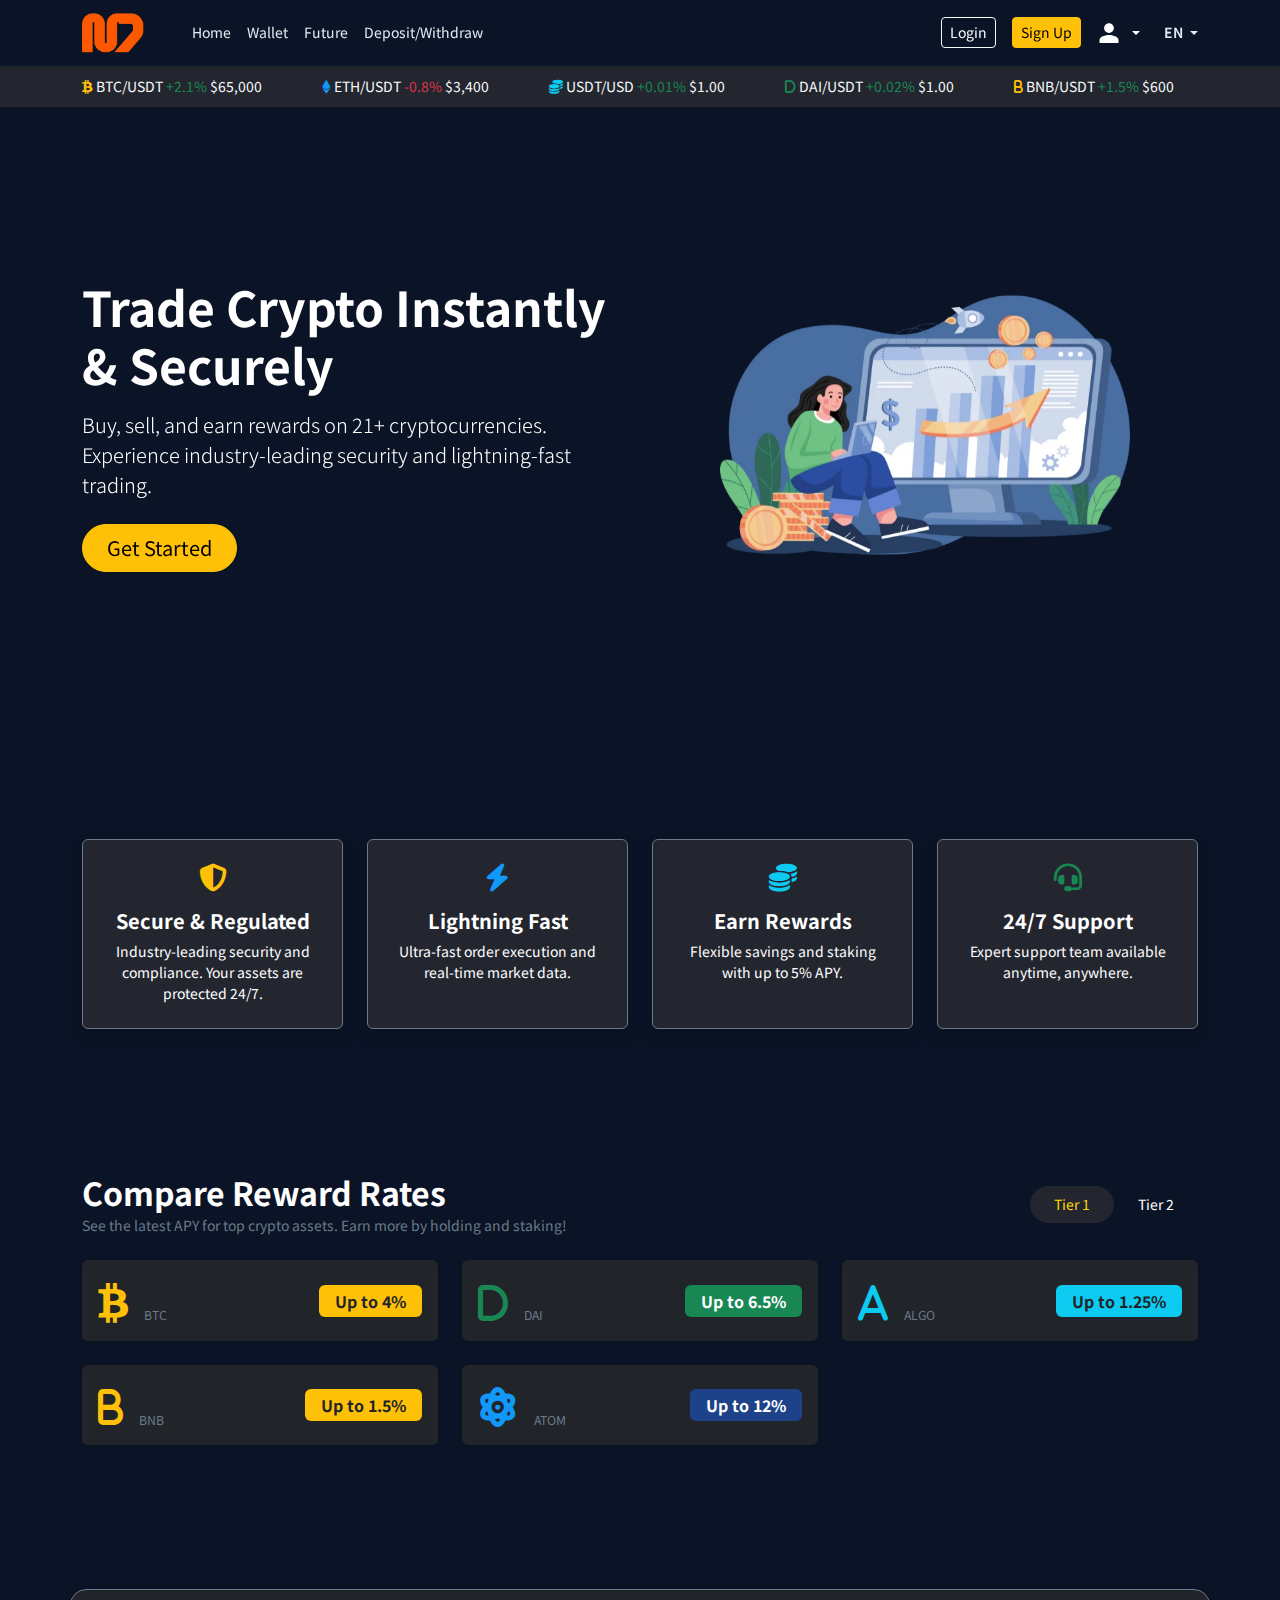
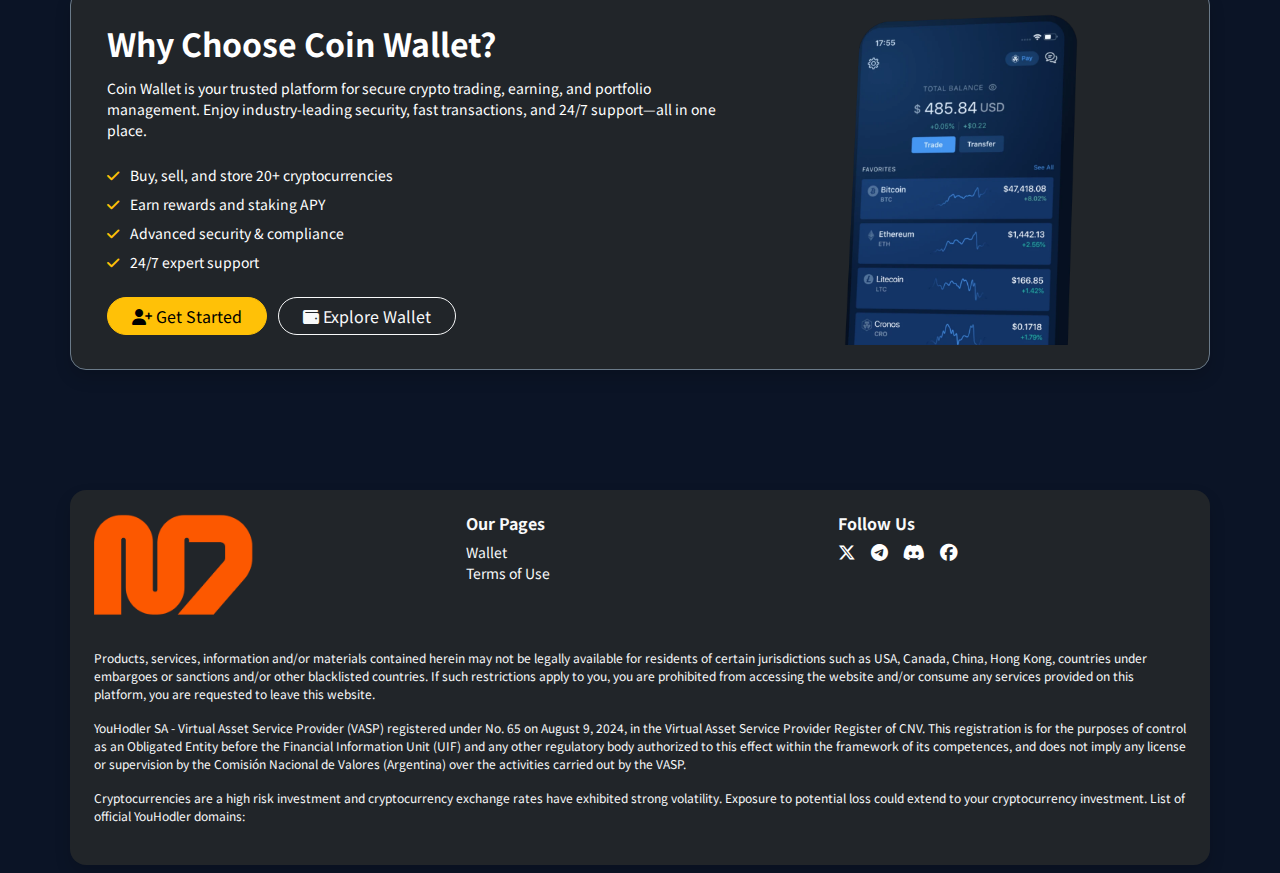
<file: index.html>
<!DOCTYPE html>
<html lang="en">

<head>
    <meta charset="UTF-8">
    <meta name="viewport" content="width=device-width, initial-scale=1.0">
    <title>Coin Futures Solutions - Home</title>
    <link rel="stylesheet" href="https://cdnjs.cloudflare.com/ajax/libs/font-awesome/6.6.0/css/all.min.css">
    <link href="https://cdn.jsdelivr.net/npm/bootstrap@5.3.3/dist/css/bootstrap.min.css" rel="stylesheet">
    <link rel="stylesheet" href="assets/css/style.css">
    <style>
        body {
            background: #0b1426;
            color: #fff;
        }

        .navbar,
        .footer {
            background: #181a20;
        }

        .navbar-brand img {
            max-height: 40px;
        }

        .market-ticker {
            background: #23262f;
            padding: 10px 0;
            overflow-x: auto;
            white-space: nowrap;
        }

        .market-ticker .ticker-item {
            display: inline-block;
            min-width: 160px;
            margin-right: 24px;
        }


        .hero-slider .carousel-item .slide {
            height: 60vh;
        }

        .hero-slider .carousel-caption {
            left: 10%;
            right: 10%;
            bottom: 20%;
        }

        .feature-cards .card {
            background: #23262f;
            border: none;
            color: #fff;
        }

        .rates-tabs .nav-link {
            color: #fff;
        }

        .rates-tabs .nav-link.active {
            background: #23262f;
            color: #ffd700;
        }

        .footer {
            font-size: 14px;
        }

        .footer .social-icons a {
            color: #fff;
            margin-right: 12px;
        }
    </style>
</head>

<body>
    <!-- Navbar -->
    <nav class="navbar navbar-expand-lg navbar-dark shadow-sm py-2 sticky-top ">
        <div class="container-xl">
            <a class="navbar-brand" href="index.html">
                <img src="assets/img/logo.png" alt="logo">
            </a>
            <button class="navbar-toggler" type="button" data-bs-toggle="collapse" data-bs-target="#navbarNav">
                <span class="navbar-toggler-icon"></span>
            </button>
            <div class="collapse navbar-collapse" id="navbarNav">
                <ul class="navbar-nav ms-md-4 me-auto">
                    <li class="nav-item"><a class="nav-link active" href="index.html">Home</a></li>
                    <li class="nav-item"><a class="nav-link" href="wallet.html">Wallet</a></li>
                    <li class="nav-item"><a class="nav-link" href="future.html">Future</a></li>
                    <li class="nav-item"><a class="nav-link" href="deposit-withdraw.html">Deposit/Withdraw</a></li>

                    <div class="nav-item dropdown d-lg-none mb-2">
                        <a class="nav-link fw-semibold dropdown-toggle" href="#" role="button" data-bs-toggle="dropdown"
                            aria-expanded="false">
                            More
                        </a>
                        <ul class="dropdown-menu">
                            <li><a class="dropdown-item" href="my-page.html">My Page</a></li>
                            <li><a class="dropdown-item" href="login.html">Login</a></li>
                            
                            <li><a class="dropdown-item" href="signup.html">Sign Up</a></li>
                        </ul>
                    </div>
                </ul>
                <div class="d-lg-flex d-none align-items-center gap-3">
                    <a href="login.html" class="btn btn-outline-light btn-sm">Login</a>
                    <a href="signup.html" class="btn btn-warning btn-sm">Sign Up</a>

                </div>
                <form class="d-flex align-items-center gap-2 ms-lg-3">
                    <!-- Avatar Dropdown in Header -->
                    <div class="dropdown me-3 d-none d-lg-block">
                        <a href="#" class="d-flex align-items-center text-white text-decoration-none dropdown-toggle"
                            id="userDropdown" data-bs-toggle="dropdown" aria-expanded="true">
                            <svg xmlns="http://www.w3.org/2000/svg" width="24" height="24" fill="currentColor"
                                class="me-2" viewBox="0 0 24 24">
                                <path
                                    d="M12 12c2.7 0 4.9-2.2 4.9-4.9S14.7 2.2 12 2.2 7.1 4.4 7.1 7.1 9.3 12 12 12zm0 2c-3.2 0-9.5 1.6-9.5 4.8V22h19v-3.2c0-3.2-6.3-4.8-9.5-4.8z">
                                </path>
                            </svg>
                            <span class="d-none d-md-inline"></span>
                        </a>
                        <ul class="dropdown-menu dropdown-menu-end text-small shadow" aria-labelledby="userDropdown"
                            data-bs-popper="static">
                            <li><a class="dropdown-item" href="my-page.html">My Page</a></li>
                            <li><a class="dropdown-item" href="login.html">Login</a></li>
                            <li><a class="dropdown-item" href="signup.html">Sign Up</a></li>

                        </ul>
                    </div>
                    <div class="nav-item dropdown">
                        <a class="nav-link fw-semibold dropdown-toggle" href="#" role="button" data-bs-toggle="dropdown"
                            aria-expanded="false">
                            EN
                        </a>
                        <ul class="dropdown-menu">
                            <li><a class="dropdown-item" href="my-page.html">EN</a></li>
                            <li><a class="dropdown-item" href="#">KR</a></li>
                        </ul>
                    </div>
                </form>
            </div>
        </div>
    </nav>

    <!-- Market Ticker -->
    <div class="market-ticker text-light">
        <div class="container-xl d-flex align-items-center justify-content-between">
            <div class="ticker-item"><i class="fa-brands fa-btc text-warning"></i> BTC/USDT <span
                    class="text-success">+2.1%</span> $65,000
            </div>
            <div class="ticker-item"><i class="fa-brands fa-ethereum text-primary"></i> ETH/USDT <span
                    class="text-danger">-0.8%</span> $3,400
            </div>
            <div class="ticker-item"><i class="fa-solid fa-coins text-info"></i> USDT/USD <span
                    class="text-success">+0.01%</span> $1.00
            </div>
            <div class="ticker-item"><i class="fa-solid fa-d text-success"></i> DAI/USDT <span
                    class="text-success">+0.02%</span> $1.00
            </div>
            <div class="ticker-item"><i class="fa-solid fa-b text-warning"></i> BNB/USDT <span
                    class="text-success">+1.5%</span> $600
            </div>
            <!-- Add more as needed -->
        </div>
    </div>

    <!-- Hero Banner Slider -->
    <section class="hero-slider py-3 py-lg-5">
        <div id="mainHeroCarousel" class="carousel slide" data-bs-ride="carousel">
            <div class="carousel-inner">
                <div class="carousel-item active">
                    <div class="container-xl">
                        <div class="row align-items-center slide">
                            <div class="col-lg-6 text-center text-lg-start">
                                <h1 class="display-5 fw-bold mb-3">Trade Crypto Instantly & Securely</h1>
                                <p class="lead mb-4">Buy, sell, and earn rewards on 21+ cryptocurrencies. Experience
                                    industry-leading security and lightning-fast trading.
                                </p>
                                <a href="signup.html" class="btn btn-warning btn-lg rounded-pill px-4">Get Started</a>
                            </div>
                            <div class="col-lg-6 text-center d-none d-lg-block">
                                <img src="assets/img/banner-2.webp" alt="Crypto Banner" class="img-fluid w-75">
                            </div>
                        </div>
                    </div>
                </div>
                <div class="carousel-item">
                    <div class="container-xl">
                        <div class="row align-items-center slide">
                            <div class="col-lg-6 text-center text-lg-start">
                                <h1 class="display-5 fw-bold mb-3">Earn up to <span class="text-warning">5% APY</span>
                                    on Your Crypto
                                </h1>
                                <p class="lead mb-4">Flexible savings, daily rewards, and exclusive member perks. Start
                                    earning today!</p>
                                <a href="wallet.html" class="btn btn-outline-light btn-lg rounded-pill px-4">Learn
                                    More</a>
                            </div>
                            <div class="col-lg-6 text-center d-none d-lg-block">
                                <img src="assets/img/banner-img-1.webp" alt="Earn Banner" class="img-fluid w-75">
                            </div>
                        </div>
                    </div>
                </div>
                <!-- Add more slides as needed -->
            </div>
        </div>
    </section>

    <!-- Feature Cards -->
    <section class="feature-cards py-3 py-lg-5 my-3 my-lg-5">
        <div class="container-xl">
            <div class="row g-4 text-center">
                <div class="col-md-3">
                    <div class="card p-4 h-100 border border-secondary shadow">
                        <div class="mb-3"><i class="fa-solid fa-shield-halved fa-2x text-warning"></i></div>
                        <h5 class="fw-bold mb-2">Secure & Regulated</h5>
                        <p class="mb-0">Industry-leading security and compliance. Your assets are protected 24/7.</p>
                    </div>
                </div>
                <div class="col-md-3">
                    <div class="card p-4 h-100 border border-secondary shadow">
                        <div class="mb-3"><i class="fa-solid fa-bolt fa-2x text-primary"></i></div>
                        <h5 class="fw-bold mb-2">Lightning Fast</h5>
                        <p class="mb-0">Ultra-fast order execution and real-time market data.</p>
                    </div>
                </div>
                <div class="col-md-3">
                    <div class="card p-4 h-100 border border-secondary shadow">
                        <div class="mb-3"><i class="fa-solid fa-coins fa-2x text-info"></i></div>
                        <h5 class="fw-bold mb-2">Earn Rewards</h5>
                        <p class="mb-0">Flexible savings and staking with up to 5% APY.</p>
                    </div>
                </div>
                <div class="col-md-3">
                    <div class="card p-4 h-100 border border-secondary shadow">
                        <div class="mb-3"><i class="fa-solid fa-headset fa-2x text-success"></i></div>
                        <h5 class="fw-bold mb-2">24/7 Support</h5>
                        <p class="mb-0">Expert support team available anytime, anywhere.</p>
                    </div>
                </div>
            </div>
        </div>
    </section>

    <!-- Reward Rates Section - Redesigned -->
    <section class="rates-tabs py-3 py-lg-5 my-3 my-lg-5">
        <div class="container-xl">
            <div class="d-flex flex-column flex-md-row align-items-md-center justify-content-between mb-4 gap-3">
                <div>
                    <h2 class="fw-bold mb-1">Compare Reward Rates</h2>
                    <p class="text-secondary mb-0">See the latest APY for top crypto assets. Earn more by holding and
                        staking!</p>
                </div>
                <ul class="nav nav-pills mt-3 mt-md-0" id="ratesTab" role="tablist">
                    <li class="nav-item" role="presentation">
                        <button class="nav-link active rounded-pill px-4" id="tier1-tab" data-bs-toggle="tab"
                            data-bs-target="#tier1" type="button" role="tab">Tier 1</button>
                    </li>
                    <li class="nav-item" role="presentation">
                        <button class="nav-link rounded-pill px-4" id="tier2-tab" data-bs-toggle="tab"
                            data-bs-target="#tier2" type="button" role="tab">Tier 2</button>
                    </li>
                </ul>
            </div>
            <div class="tab-content" id="ratesTabContent">
                <div class="tab-pane fade show active" id="tier1" role="tabpanel">
                    <div class="row g-4">
                        <div class="col-md-6 col-lg-4">
                            <div class="card bg-dark border-0 shadow-sm h-100">
                                <div class="card-body d-flex align-items-center gap-3">
                                    <span class="display-6"><i class="fa-brands fa-btc text-warning"></i></span>
                                    <div>
                                        <div class="fw-bold fs-5">Bitcoin</div>
                                        <div class="text-secondary small">BTC</div>
                                    </div>
                                    <div class="ms-auto text-end">
                                        <span class="badge bg-warning text-dark fs-6 px-3 py-2">Up to 4%</span>
                                    </div>
                                </div>
                            </div>
                        </div>
                        <div class="col-md-6 col-lg-4">
                            <div class="card bg-dark border-0 shadow-sm h-100">
                                <div class="card-body d-flex align-items-center gap-3">
                                    <span class="display-6"><i class="fa-solid fa-d text-success"></i></span>
                                    <div>
                                        <div class="fw-bold fs-5">Dai</div>
                                        <div class="text-secondary small">DAI</div>
                                    </div>
                                    <div class="ms-auto text-end">
                                        <span class="badge bg-success fs-6 px-3 py-2">Up to 6.5%</span>
                                    </div>
                                </div>
                            </div>
                        </div>
                        <div class="col-md-6 col-lg-4">
                            <div class="card bg-dark border-0 shadow-sm h-100">
                                <div class="card-body d-flex align-items-center gap-3">
                                    <span class="display-6"><i class="fa-solid fa-a text-info"></i></span>
                                    <div>
                                        <div class="fw-bold fs-5">Algorand</div>
                                        <div class="text-secondary small">ALGO</div>
                                    </div>
                                    <div class="ms-auto text-end">
                                        <span class="badge bg-info text-dark fs-6 px-3 py-2">Up to 1.25%</span>
                                    </div>
                                </div>
                            </div>
                        </div>
                        <div class="col-md-6 col-lg-4">
                            <div class="card bg-dark border-0 shadow-sm h-100">
                                <div class="card-body d-flex align-items-center gap-3">
                                    <span class="display-6"><i class="fa-solid fa-b text-warning"></i></span>
                                    <div>
                                        <div class="fw-bold fs-5">Binance Coin</div>
                                        <div class="text-secondary small">BNB</div>
                                    </div>
                                    <div class="ms-auto text-end">
                                        <span class="badge bg-warning text-dark fs-6 px-3 py-2">Up to 1.5%</span>
                                    </div>
                                </div>
                            </div>
                        </div>
                        <div class="col-md-6 col-lg-4">
                            <div class="card bg-dark border-0 shadow-sm h-100">
                                <div class="card-body d-flex align-items-center gap-3">
                                    <span class="display-6"><i class="fa-solid fa-atom text-primary"></i></span>
                                    <div>
                                        <div class="fw-bold fs-5">Cosmos</div>
                                        <div class="text-secondary small">ATOM</div>
                                    </div>
                                    <div class="ms-auto text-end">
                                        <span class="badge bg-primary fs-6 px-3 py-2">Up to 12%</span>
                                    </div>
                                </div>
                            </div>
                        </div>
                        <!-- Add more as needed -->
                    </div>
                </div>
                <div class="tab-pane fade" id="tier2" role="tabpanel">
                    <div class="row g-4">
                        <div class="col-md-6 col-lg-4">
                            <div class="card bg-dark border-0 shadow-sm h-100">
                                <div class="card-body d-flex align-items-center gap-3">
                                    <span class="display-6"><i class="fa-brands fa-ethereum text-primary"></i></span>
                                    <div>
                                        <div class="fw-bold fs-5">Ethereum</div>
                                        <div class="text-secondary small">ETH</div>
                                    </div>
                                    <div class="ms-auto text-end">
                                        <span class="badge bg-primary fs-6 px-3 py-2">Up to 5%</span>
                                    </div>
                                </div>
                            </div>
                        </div>
                        <div class="col-md-6 col-lg-4">
                            <div class="card bg-dark border-0 shadow-sm h-100">
                                <div class="card-body d-flex align-items-center gap-3">
                                    <span class="display-6"><i class="fa-solid fa-dollar-sign text-info"></i></span>
                                    <div>
                                        <div class="fw-bold fs-5">Pax Dollar</div>
                                        <div class="text-secondary small">USDP</div>
                                    </div>
                                    <div class="ms-auto text-end">
                                        <span class="badge bg-info text-dark fs-6 px-3 py-2">Up to 3%</span>
                                    </div>
                                </div>
                            </div>
                        </div>
                        <div class="col-md-6 col-lg-4">
                            <div class="card bg-dark border-0 shadow-sm h-100">
                                <div class="card-body d-flex align-items-center gap-3">
                                    <span class="display-6"><i class="fa-solid fa-a text-info"></i></span>
                                    <div>
                                        <div class="fw-bold fs-5">Avalanche</div>
                                        <div class="text-secondary small">AVAX</div>
                                    </div>
                                    <div class="ms-auto text-end">
                                        <span class="badge bg-info text-dark fs-6 px-3 py-2">Up to 7.25%</span>
                                    </div>
                                </div>
                            </div>
                        </div>
                        <div class="col-md-6 col-lg-4">
                            <div class="card bg-dark border-0 shadow-sm h-100">
                                <div class="card-body d-flex align-items-center gap-3">
                                    <span class="display-6"><i class="fa-solid fa-c text-warning"></i></span>
                                    <div>
                                        <div class="fw-bold fs-5">Cardano</div>
                                        <div class="text-secondary small">ADA</div>
                                    </div>
                                    <div class="ms-auto text-end">
                                        <span class="badge bg-warning text-dark fs-6 px-3 py-2">Up to 4.5%</span>
                                    </div>
                                </div>
                            </div>
                        </div>
                        <div class="col-md-6 col-lg-4">
                            <div class="card bg-dark border-0 shadow-sm h-100">
                                <div class="card-body d-flex align-items-center gap-3">
                                    <span class="display-6"><i class="fa-solid fa-m text-success"></i></span>
                                    <div>
                                        <div class="fw-bold fs-5">MultiversX</div>
                                        <div class="text-secondary small">EGLD</div>
                                    </div>
                                    <div class="ms-auto text-end">
                                        <span class="badge bg-success fs-6 px-3 py-2">Up to 2.25%</span>
                                    </div>
                                </div>
                            </div>
                        </div>
                        <!-- Add more as needed -->
                    </div>
                </div>
            </div>
        </div>
    </section>



    <!-- About Coin Wallet Banner -->
    <section class="py-3 py-lg-5 my-3 my-lg-5">
        <div class="container-xl">
            <div class="row align-items-center bg-dark rounded-4 p-4 border border-secondary shadow">
                <div class="col-md-7">
                    <h2 class="fw-bold mb-3">Why Choose Coin Wallet?</h2>
                    <p class="mb-4">
                        Coin Wallet is your trusted platform for secure crypto trading, earning, and portfolio
                        management. Enjoy industry-leading security, fast transactions, and 24/7 support—all in one
                        place.
                    </p>
                    <ul class="list-unstyled mb-4">
                        <li class="mb-2"><i class="fa-solid fa-check text-warning me-2"></i> Buy, sell, and store 20+
                            cryptocurrencies</li>
                        <li class="mb-2"><i class="fa-solid fa-check text-warning me-2"></i> Earn rewards and staking
                            APY</li>
                        <li class="mb-2"><i class="fa-solid fa-check text-warning me-2"></i> Advanced security &
                            compliance</li>
                        <li class="mb-2"><i class="fa-solid fa-check text-warning me-2"></i> 24/7 expert support</li>
                    </ul>
                    <a href="signup.html" class="btn btn-warning rounded-pill px-4 me-2">
                        <i class="fa-solid fa-user-plus"></i> Get Started
                    </a>
                    <a href="wallet.html" class="btn btn-outline-light rounded-pill px-4">
                        <i class="fa-solid fa-wallet"></i> Explore Wallet
                    </a>
                </div>
                <div class="col-md-5 text-center">
                    <img src="assets/img/download-the-app.webp" alt="Crypto Platform" class="img-fluid"
                        style="max-width: 240px;">
                </div>
            </div>
        </div>
    </section>

    <!-- Footer -->
    <footer class="footer mt-5 pt-4 pb-2 bg-transparent text-light">
        <div class="container-xl bg-dark p-4 rounded-4  shadow">
            <div class="row">
                <div class="col-md-4 mb-3">
                    <img src="assets/img/logo.png" alt="logo" style="max-width: 160px;">
                </div>
                <div class="col-md-4 mb-3">
                    <h6 class="fw-bold">Our Pages</h6>
                    <ul class="list-unstyled">
                        <li><a href="term-cond.html" class="text-light text-decoration-none">Wallet</a></li>
                        <li><a href="term-cond.html" class="text-light text-decoration-none">Terms of Use</a></li>
                    </ul>
                </div>
                <div class="col-md-4 mb-3">
                    <h6 class="fw-bold">Follow Us</h6>
                    <div class="social-icons">
                        <a href="#"><i class="fa-brands fa-x-twitter fa-lg"></i></a>
                        <a href="#"><i class="fa-brands fa-telegram fa-lg"></i></a>
                        <a href="#"><i class="fa-brands fa-discord fa-lg"></i></a>
                        <a href="#"><i class="fa-brands fa-facebook fa-lg"></i></a>
                    </div>
                </div>
            </div>
            <div class="text-light mt-3" style="font-size:12px;">
                <p>Products, services, information and/or materials contained herein may not be legally available for
                    residents of certain jurisdictions such as USA, Canada, China, Hong Kong, countries under embargoes
                    or sanctions and/or other blacklisted countries. If such restrictions apply to you, you are
                    prohibited from accessing the website and/or consume any services provided on this platform, you are
                    requested to leave this website.
                </p>
                <p>
                    YouHodler SA - Virtual Asset Service Provider (VASP) registered under No. 65 on August 9, 2024, in
                    the Virtual Asset Service Provider Register of CNV. This registration is for the purposes of control
                    as an Obligated Entity before the Financial Information Unit (UIF) and any other regulatory body
                    authorized to this effect within the framework of its competences, and does not imply any license or
                    supervision by the Comisión Nacional de Valores (Argentina) over the activities carried out by the
                    VASP.
                </p>
                <p>
                    Cryptocurrencies are a high risk investment and cryptocurrency exchange rates have exhibited strong
                    volatility. Exposure to potential loss could extend to your cryptocurrency investment. List of
                    official YouHodler domains:</p>
            </div>
        </div>
    </footer>

    <script src="https://cdn.jsdelivr.net/npm/bootstrap@5.3.3/dist/js/bootstrap.bundle.min.js"></script>
    <script src="assets/js/script.js"></script>
</body>

</html>
</file>
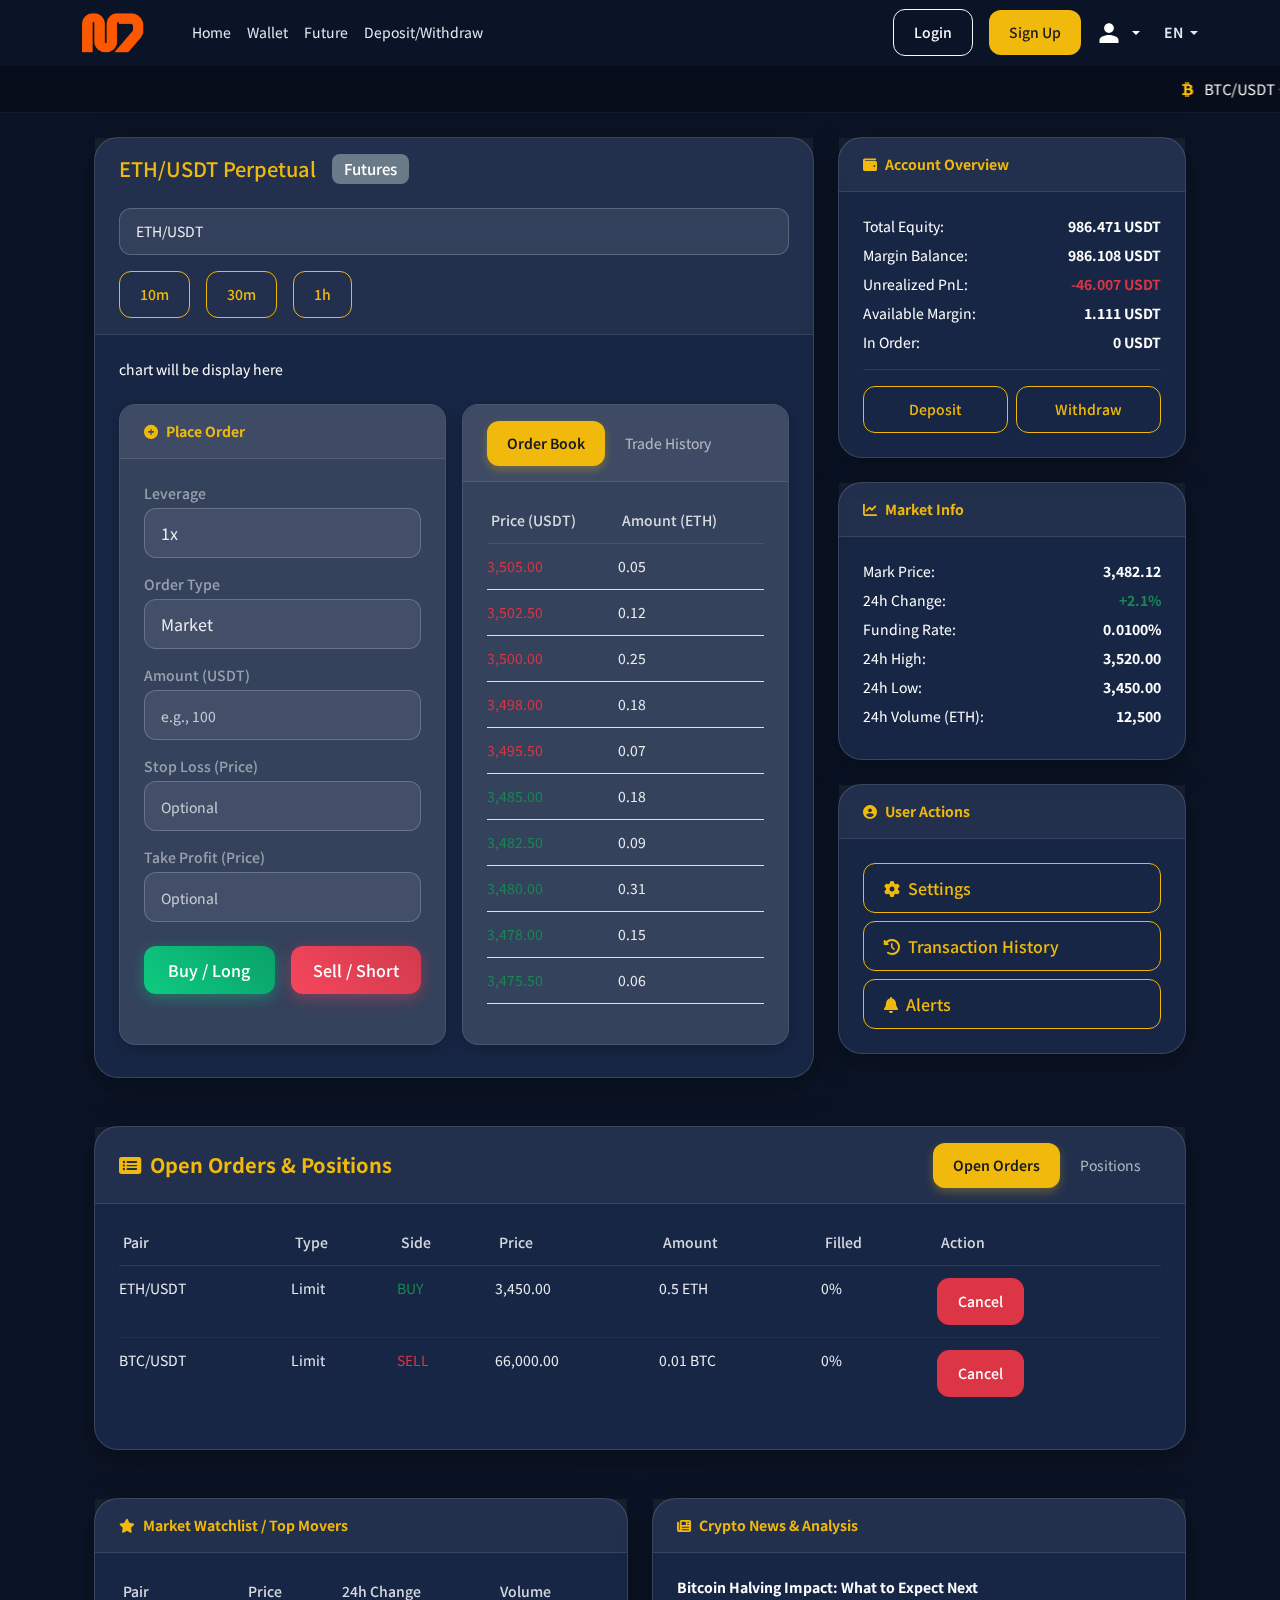
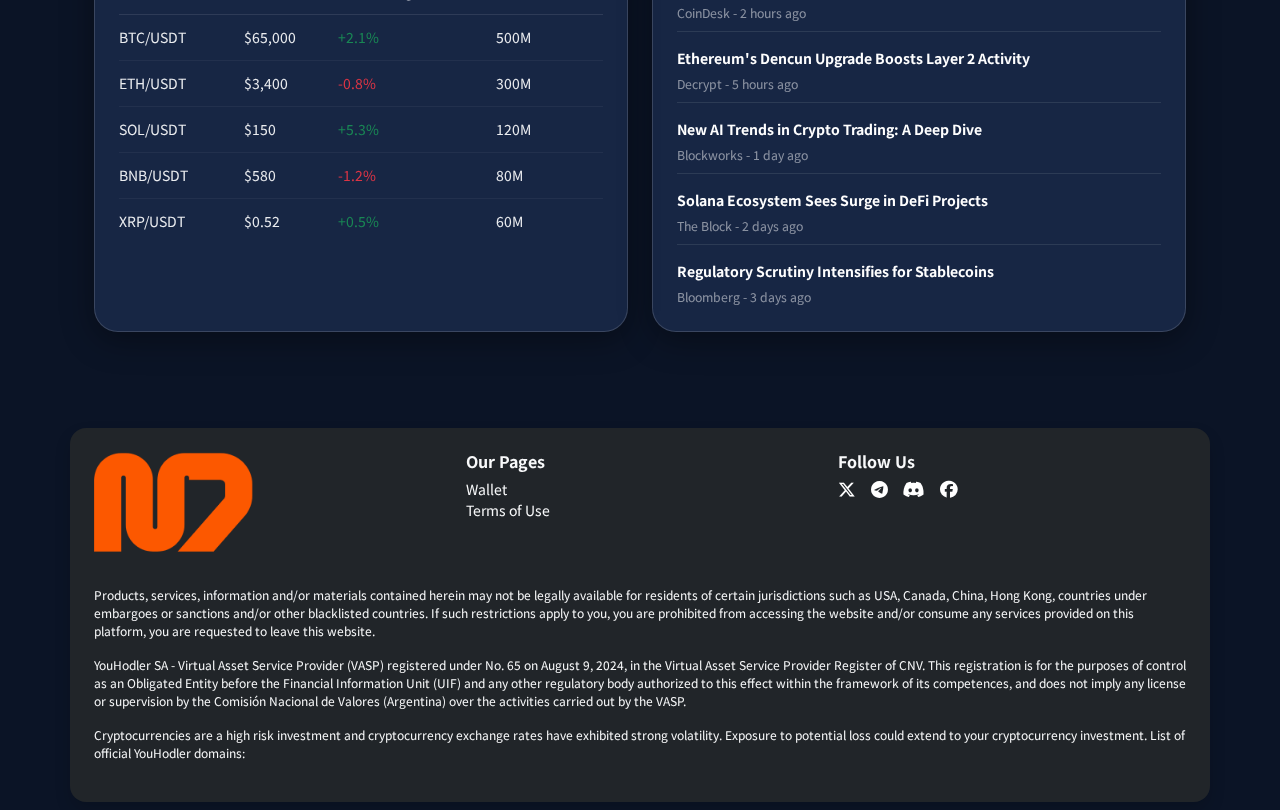
<file: future copy.html>
<!DOCTYPE html>
<html lang="en">

<head>
    <meta charset="UTF-8">
    <meta name="viewport" content="width=device-width, initial-scale=1.0">
    <title>Binance Futures Trading - AI Redesign</title>

    <!-- Bootstrap CSS -->
    <link href="https://cdn.jsdelivr.net/npm/bootstrap@5.3.3/dist/css/bootstrap.min.css" rel="stylesheet">
    <!-- Font Awesome for Icons -->
    <link href="https://cdnjs.cloudflare.com/ajax/libs/font-awesome/6.5.0/css/all.min.css" rel="stylesheet">
    <!-- Tailwind CSS CDN (for potential future use, though custom CSS is primary here) -->
    <!-- <script src="https://cdn.tailwindcss.com"></script> -->
    <link rel="stylesheet" href="assets/css/style.css">
    <style>
        /* Base Styles */

        .table>:not(caption)>*>* {
            background-color: transparent !important;
        }

        /* Utility Colors */
        .text-yellow {
            color: #F0B90B;
        }

        .buy {
            background: linear-gradient(45deg, #0ECB81, #09A068) !important;
            color: #fff !important;
            border: none;
            box-shadow: 0 4px 15px rgba(14, 203, 129, 0.4);
            transition: all 0.3s ease;
        }

        .buy:hover {
            transform: translateY(-2px);
            box-shadow: 0 6px 20px rgba(14, 203, 129, 0.6);
        }

        .sell {
            background: linear-gradient(45deg, #F6465D, #D03A4C) !important;
            color: #fff !important;
            border: none;
            box-shadow: 0 4px 15px rgba(246, 70, 93, 0.4);
            transition: all 0.3s ease;
        }

        .sell:hover {
            transform: translateY(-2px);
            box-shadow: 0 6px 20px rgba(246, 70, 93, 0.6);
        }

        /* Glassmorphism Effect */
        .glass-card {
            background: rgba(255, 255, 255, 0.08);
            /* Translucent white */
            backdrop-filter: blur(15px) saturate(180%);
            /* Blur the background */
            -webkit-backdrop-filter: blur(15px) saturate(180%);
            /* Safari support */
            border: 1px solid rgba(255, 255, 255, 0.15);
            /* Subtle light border */
            border-radius: 1.5rem;
            /* More rounded corners */
            box-shadow: 0 8px 32px 0 rgba(0, 0, 0, 0.37);
            /* Stronger shadow */
            transition: all 0.3s ease;
        }

        .glass-card:hover {
            box-shadow: 0 12px 40px 0 rgba(0, 0, 0, 0.5);
            transform: translateY(-2px);
        }

        .glass-inner-card {
            background: rgba(255, 255, 255, 0.05);
            /* Slightly less opaque for inner cards */
            backdrop-filter: blur(10px);
            -webkit-backdrop-filter: blur(10px);
            border: 1px solid rgba(255, 255, 255, 0.1);
            border-radius: 1rem;
            box-shadow: 0 4px 15px 0 rgba(0, 0, 0, 0.2);
        }

        /* Specific Component Styling */
        .header-glass {
            background: rgba(255, 255, 255, 0.05);
            backdrop-filter: blur(10px);
            -webkit-backdrop-filter: blur(10px);
            border-bottom: 1px solid rgba(255, 255, 255, 0.1);
            box-shadow: 0 2px 10px rgba(0, 0, 0, 0.2);
        }

        .market-ticker {
            background: rgba(0, 0, 0, 0.3);
            /* Darker, slightly opaque ticker */
            backdrop-filter: blur(5px);
            -webkit-backdrop-filter: blur(5px);
            border-bottom: 1px solid rgba(255, 255, 255, 0.05);
            padding: 0.75rem 0;
            font-size: 0.9rem;
            white-space: nowrap;
            /* Ensure content stays on one line for marquee */
        }

        .market-ticker span {
            padding-right: 3rem;
            /* Spacing between ticker items */
        }

        .form-control,
        .form-select {
            background: rgba(255, 255, 255, 0.08);
            /* Translucent input fields */
            border: 1px solid rgba(255, 255, 255, 0.2);
            color: #EAECEF;
            border-radius: 0.75rem;
            padding: 0.75rem 1rem;
            transition: border-color 0.3s ease, box-shadow 0.3s ease;
        }

        .form-control::placeholder {
            color: rgba(234, 236, 239, 0.8);
            /* Brighter placeholder */
        }

        .form-control:focus,
        .form-select:focus {
            border-color: #F0B90B;
            box-shadow: 0 0 0 0.25rem rgba(240, 185, 11, 0.25);
            background: rgba(255, 255, 255, 0.12);
            /* Slightly brighter on focus */
            color: #EAECEF;
        }

        .form-select option {
            background-color: #1A1D24;
            /* Dark background for dropdown options */
            color: #EAECEF;
        }

        .card-header {
            background: rgba(255, 255, 255, 0.05);
            /* Header of cards */
            border-bottom: 1px solid rgba(255, 255, 255, 0.1);
            padding: 1rem 1.5rem;
            border-top-left-radius: 1.5rem;
            /* Match card border-radius */
            border-top-right-radius: 1.5rem;
        }

        .glass-inner-card .card-header {
            border-top-left-radius: 1rem;
            border-top-right-radius: 1rem;
        }


        .nav-tabs .nav-link {
            color: rgba(234, 236, 239, 0.7);
            border: none;
            border-radius: 0.75rem;
            padding: 0.75rem 1.25rem;
            transition: all 0.3s ease;
        }

        .nav-tabs .nav-link.active {
            background: #F0B90B;
            color: #181A20;
            /* Dark text on active yellow tab */
            font-weight: 600;
            box-shadow: 0 4px 10px rgba(240, 185, 11, 0.3);
        }

        .nav-tabs .nav-link:hover:not(.active) {
            background: rgba(255, 255, 255, 0.05);
            color: #F0B90B;
        }

        .btn {
            border-radius: 0.75rem;
            padding: 0.75rem 1.25rem;
            font-weight: 500;
            transition: all 0.3s ease;
        }

        .btn-warning {
            background: #F0B90B;
            color: #181A20;
            border: none;
        }

        .btn-warning:hover {
            background: #FFD700;
            color: #181A20;
            transform: translateY(-1px);
            box-shadow: 0 4px 10px rgba(240, 185, 11, 0.4);
        }

        .btn-outline-warning {
            border-color: #F0B90B;
            color: #F0B90B;
            background: transparent;
        }

        .btn-outline-warning:hover {
            background: rgba(240, 185, 11, 0.1);
            color: #FFD700;
            border-color: #FFD700;
        }

        .table,
        .table tr,
        .table td,
        .table th {
            color: #EAECEF;
        }

        .table th {
            border-bottom: 1px solid rgba(255, 255, 255, 0.1);
            padding-bottom: 0.75rem;
            font-weight: 500;
            color: rgba(234, 236, 239, 0.9);
            /* Brighter table headers */
        }

        .table td {
            border-top: 1px solid rgba(255, 255, 255, 0.05);
            padding: 0.75rem 0;
        }

        .table tbody tr:hover {
            background: rgba(255, 255, 255, 0.03);
            /* Subtle hover for table rows */
        }

        .badge {
            border-radius: 0.5rem;
            padding: 0.5em 0.8em;
            font-weight: 500;
        }

        /* Responsive adjustments */
        @media (max-width: 991.98px) {

            .col-lg-8,
            .col-lg-4 {
                padding-left: 0.5rem !important;
                padding-right: 0.5rem !important;
            }

            .container-xl {
                padding-left: 1rem !important;
                padding-right: 1rem !important;
            }

            /* Adjusted card-body padding for smaller screens */
            .glass-card .card-body,
            .glass-inner-card .card-body {
                padding: 1rem !important;
            }

            .market-ticker span {
                padding-right: 2rem;
            }
        }

        @media (max-width: 767.98px) {
            .card-header .d-flex.align-items-center.gap-2 {
                flex-direction: column;
                align-items: flex-start !important;
                gap: 0.5rem !important;
            }

            .card-header .d-flex.align-items-center.gap-2 .form-select {
                width: 100%;
            }

            .card-header .d-flex.align-items-center.gap-2 .btn {
                width: 100%;
            }

            .market-ticker {
                font-size: 0.8rem;
            }

            .market-ticker span {
                padding-right: 1.5rem;
            }
        }
    </style>
</head>

<body>
    <!-- Header - Placeholder removed. Please insert your actual header here. -->
    <!-- Navbar -->
    <nav class="navbar navbar-expand-lg navbar-dark shadow-sm py-2 sticky-top ">
        <div class="container-xl">
            <a class="navbar-brand" href="index.html">
                <img src="assets/img/logo.png" alt="logo">
            </a>
            <button class="navbar-toggler" type="button" data-bs-toggle="collapse" data-bs-target="#navbarNav">
                <span class="navbar-toggler-icon"></span>
            </button>
            <div class="collapse navbar-collapse" id="navbarNav">
                <ul class="navbar-nav ms-md-4 me-auto">
                    <li class="nav-item"><a class="nav-link active" href="index.html">Home</a></li>
                    <li class="nav-item"><a class="nav-link" href="wallet.html">Wallet</a></li>
                    <li class="nav-item"><a class="nav-link" href="future.html">Future</a></li>
                    <li class="nav-item"><a class="nav-link" href="deposit-withdraw.html">Deposit/Withdraw</a></li>

                    <div class="nav-item dropdown d-lg-none mb-2">
                        <a class="nav-link fw-semibold dropdown-toggle" href="#" role="button" data-bs-toggle="dropdown"
                            aria-expanded="false">
                            More
                        </a>
                        <ul class="dropdown-menu">
                            <li><a class="dropdown-item" href="my-page.html">My Page</a></li>
                            <li><a class="dropdown-item" href="login.html">Login</a></li>

                            <li><a class="dropdown-item" href="signup.html">Sign Up</a></li>
                        </ul>
                    </div>
                </ul>
                <div class="d-lg-flex d-none align-items-center gap-3">
                    <a href="login.html" class="btn btn-outline-light btn-sm">Login</a>
                    <a href="signup.html" class="btn btn-warning btn-sm">Sign Up</a>

                </div>
                <form class="d-flex align-items-center gap-2 ms-lg-3">
                    <!-- Avatar Dropdown in Header -->
                    <div class="dropdown me-3 d-none d-lg-block">
                        <a href="#" class="d-flex align-items-center text-white text-decoration-none dropdown-toggle"
                            id="userDropdown" data-bs-toggle="dropdown" aria-expanded="true">
                            <svg xmlns="http://www.w3.org/2000/svg" width="24" height="24" fill="currentColor"
                                class="me-2" viewBox="0 0 24 24">
                                <path
                                    d="M12 12c2.7 0 4.9-2.2 4.9-4.9S14.7 2.2 12 2.2 7.1 4.4 7.1 7.1 9.3 12 12 12zm0 2c-3.2 0-9.5 1.6-9.5 4.8V22h19v-3.2c0-3.2-6.3-4.8-9.5-4.8z">
                                </path>
                            </svg>
                            <span class="d-none d-md-inline"></span>
                        </a>
                        <ul class="dropdown-menu dropdown-menu-end text-small shadow" aria-labelledby="userDropdown"
                            data-bs-popper="static">
                            <li><a class="dropdown-item" href="my-page.html">My Page</a></li>
                            <li><a class="dropdown-item" href="login.html">Login</a></li>
                            <li><a class="dropdown-item" href="signup.html">Sign Up</a></li>

                        </ul>
                    </div>
                    <div class="nav-item dropdown">
                        <a class="nav-link fw-semibold dropdown-toggle" href="#" role="button" data-bs-toggle="dropdown"
                            aria-expanded="false">
                            EN
                        </a>
                        <ul class="dropdown-menu">
                            <li><a class="dropdown-item" href="my-page.html">EN</a></li>
                            <li><a class="dropdown-item" href="#">KR</a></li>
                        </ul>
                    </div>
                </form>
            </div>
        </div>
    </nav>
    <!-- KEEP YOUR ORIGINAL HEADER HERE -->

    <!-- Market Ticker -->
    <div class="market-ticker text-light overflow-hidden">
        <marquee class="d-flex align-items-center">
            <span><i class="fab fa-btc text-warning me-2"></i> BTC/USDT <span class="text-success fw-bold">+2.1%</span>
                $65,000</span>
            <span><i class="fab fa-ethereum text-primary me-2"></i> ETH/USDT <span
                    class="text-danger fw-bold">-0.8%</span> $3,400</span>
            <span><i class="fas fa-coins text-info me-2"></i> USDT/USD <span class="text-success fw-bold">+0.01%</span>
                $1.00</span>
            <span><i class="fab fa-solana text-purple-500 me-2" style="color: #9945FF;"></i> SOL/USDT <span
                    class="text-success fw-bold">+5.3%</span> $150</span>
            <span><i class="fas fa-dollar-sign text-green-500 me-2" style="color: #2ECC71;"></i> BNB/USDT <span
                    class="text-danger fw-bold">-1.2%</span> $580</span>
        </marquee>
    </div>

    <main class="container-xl px-4 py-4 flex-grow-1">
        <div class="row g-4">

            <!-- Left Panel (Chart + Order Box) -->
            <div class="col-lg-8">
                <div class="glass-card h-100">
                    <div class="card-header d-flex flex-wrap justify-content-between align-items-center gap-4">
                        <h5 class="mb-0 text-yellow d-flex align-items-center gap-3">ETH/USDT Perpetual <span
                                class="badge bg-secondary">Futures</span></h5>

                        <div class="d-flex w-100 flex-wrap gap-3">
                            <select class="form-select form-select-sm">
                                <option>ETH/USDT</option>
                                <option>BTC/USDT</option>
                                <option>SOL/USDT</option>
                            </select>
                            <button data-bs-toggle="button" class="btn btn-outline-warning btn-sm">10m</button>
                            <button data-bs-toggle="button" class="btn btn-outline-warning btn-sm">30m</button>
                            <button data-bs-toggle="button" class="btn btn-outline-warning btn-sm">1h</button>
                        </div>
                    </div>
                    <div class="card-body p-4 "> <!-- Increased padding -->
                        chart will be display here
                        <!-- TradingView Widget -->
                        <!-- <iframe class="w-100 rounded-lg" style="height:400px; border: none;"
                            src="https://s.tradingview.com/widgetembed/?frameElementId=tradingview_f42f1&symbol=BINANCE:ETHUSDT&interval=15&hidelegend=1&theme=dark&timezone=Exchange&locale=en"
                            frameborder="0" allowfullscreen></iframe> -->
                    </div>

                    <div class="row g-3 px-4 pb-4"> <!-- Adjusted padding -->
                        <!-- Place Order -->
                        <div class="col-md-6">
                            <div class="glass-inner-card h-100">
                                <div class="card-header text-yellow fw-bold"><i
                                        class="fas fa-plus-circle me-2"></i>Place Order</div>
                                <div class="card-body p-4"> <!-- Increased padding -->
                                    <div class="mb-3">
                                        <label for="leverage" class="form-label text-white-50">Leverage</label>
                                        <select class="form-select" id="leverage">
                                            <option>1x</option>
                                            <option>5x</option>
                                            <option>10x</option>
                                            <option>20x</option>
                                            <option>50x</option>
                                        </select>
                                    </div>
                                    <div class="mb-3">
                                        <label for="orderType" class="form-label text-white-50">Order Type</label>
                                        <select class="form-select" id="orderType">
                                            <option>Market</option>
                                            <option>Limit</option>
                                            <option>Stop Limit</option>
                                        </select>
                                    </div>
                                    <div class="mb-3">
                                        <label for="amount" class="form-label text-white-50">Amount (USDT)</label>
                                        <input type="number" class="form-control" id="amount" placeholder="e.g., 100">
                                    </div>
                                    <div class="mb-3">
                                        <label for="stopLoss" class="form-label text-white-50">Stop Loss (Price)</label>
                                        <input type="number" class="form-control" id="stopLoss" placeholder="Optional">
                                    </div>
                                    <div class="mb-4">
                                        <label for="takeProfit" class="form-label text-white-50">Take Profit
                                            (Price)</label>
                                        <input type="number" class="form-control" id="takeProfit"
                                            placeholder="Optional">
                                    </div>
                                    <div class="d-flex gap-3">
                                        <button class="btn buy w-100">Buy / Long</button>
                                        <button class="btn sell w-100">Sell / Short</button>
                                    </div>
                                </div>
                            </div>
                        </div>

                        <!-- Order Book / Trade History -->
                        <div class="col-md-6">
                            <div class="glass-inner-card h-100">
                                <div class="card-header d-flex justify-content-between">
                                    <ul class="nav nav-tabs border-0" id="orderBookTabs" role="tablist">
                                        <li class="nav-item" role="presentation">
                                            <button class="nav-link active" id="orderbook-tab" data-bs-toggle="tab"
                                                data-bs-target="#orderbook" type="button" role="tab"
                                                aria-controls="orderbook" aria-selected="true">Order Book</button>
                                        </li>
                                        <li class="nav-item" role="presentation">
                                            <button class="nav-link" id="tradehistory-tab" data-bs-toggle="tab"
                                                data-bs-target="#tradehistory" type="button" role="tab"
                                                aria-controls="tradehistory" aria-selected="false">Trade
                                                History</button>
                                        </li>
                                    </ul>
                                </div>
                                <div class="card-body p-4"> <!-- Increased padding -->
                                    <div class="tab-content" id="orderBookTabsContent">
                                        <div class="tab-pane fade show active" id="orderbook" role="tabpanel"
                                            aria-labelledby="orderbook-tab">
                                            <div class="table-responsive">
                                                <table class="table table-sm text-nowrap">
                                                    <thead>
                                                        <tr>
                                                            <th>Price (USDT)</th>
                                                            <th>Amount (ETH)</th>
                                                        </tr>
                                                    </thead>
                                                    <tbody>
                                                        <tr>
                                                            <td class="text-danger">3,505.00</td>
                                                            <td>0.05</td>
                                                        </tr>
                                                        <tr>
                                                            <td class="text-danger">3,502.50</td>
                                                            <td>0.12</td>
                                                        </tr>
                                                        <tr>
                                                            <td class="text-danger">3,500.00</td>
                                                            <td>0.25</td>
                                                        </tr>
                                                        <tr>
                                                            <td class="text-danger">3,498.00</td>
                                                            <td>0.18</td>
                                                        </tr>
                                                        <tr>
                                                            <td class="text-danger">3,495.50</td>
                                                            <td>0.07</td>
                                                        </tr>
                                                        <tr>
                                                            <td class="text-success">3,485.00</td>
                                                            <td>0.18</td>
                                                        </tr>
                                                        <tr>
                                                            <td class="text-success">3,482.50</td>
                                                            <td>0.09</td>
                                                        </tr>
                                                        <tr>
                                                            <td class="text-success">3,480.00</td>
                                                            <td>0.31</td>
                                                        </tr>
                                                        <tr>
                                                            <td class="text-success">3,478.00</td>
                                                            <td>0.15</td>
                                                        </tr>
                                                        <tr>
                                                            <td class="text-success">3,475.50</td>
                                                            <td>0.06</td>
                                                        </tr>
                                                    </tbody>
                                                </table>
                                            </div>
                                        </div>
                                        <div class="tab-pane fade" id="tradehistory" role="tabpanel"
                                            aria-labelledby="tradehistory-tab">
                                            <div class="table-responsive">
                                                <table class="table table-borderless table-sm text-nowrap">
                                                    <thead>
                                                        <tr>
                                                            <th>Price (USDT)</th>
                                                            <th>Amount (ETH)</th>
                                                            <th>Time</th>
                                                        </tr>
                                                    </thead>
                                                    <tbody>
                                                        <tr>
                                                            <td class="text-success">3,485.10</td>
                                                            <td>0.05</td>
                                                            <td>14:30:05</td>
                                                        </tr>
                                                        <tr>
                                                            <td class="text-danger">3,485.00</td>
                                                            <td>0.10</td>
                                                            <td>14:30:02</td>
                                                        </tr>
                                                        <tr>
                                                            <td class="text-success">3,485.20</td>
                                                            <td>0.08</td>
                                                            <td>14:29:58</td>
                                                        </tr>
                                                        <tr>
                                                            <td class="text-success">3,485.15</td>
                                                            <td>0.12</td>
                                                            <td>14:29:55</td>
                                                        </tr>
                                                        <tr>
                                                            <td class="text-danger">3,485.05</td>
                                                            <td>0.07</td>
                                                            <td>14:29:50</td>
                                                        </tr>
                                                        <tr>
                                                            <td class="text-success">3,485.10</td>
                                                            <td>0.05</td>
                                                            <td>14:30:05</td>
                                                        </tr>
                                                        <tr>
                                                            <td class="text-danger">3,485.00</td>
                                                            <td>0.10</td>
                                                            <td>14:30:02</td>
                                                        </tr>
                                                        <tr>
                                                            <td class="text-success">3,485.20</td>
                                                            <td>0.08</td>
                                                            <td>14:29:58</td>
                                                        </tr>
                                                        <tr>
                                                            <td class="text-success">3,485.15</td>
                                                            <td>0.12</td>
                                                            <td>14:29:55</td>
                                                        </tr>
                                                        <tr>
                                                            <td class="text-danger">3,485.05</td>
                                                            <td>0.07</td>
                                                            <td>14:29:50</td>
                                                        </tr>
                                                    </tbody>
                                                </table>
                                            </div>
                                        </div>
                                    </div>
                                </div>
                            </div>
                        </div>
                    </div>
                </div>
            </div>

            <!-- Right Panel -->
            <div class="col-lg-4">
                <!-- Account Section -->
                <div class="glass-card mb-4">
                    <div class="card-header text-yellow fw-bold"><i class="fas fa-wallet me-2"></i>Account Overview
                    </div>
                    <div class="card-body p-4"> <!-- Increased padding -->
                        <div class="mb-2 d-flex justify-content-between">
                            <span>Total Equity:</span>
                            <span class="text-white fw-bold">986.471 USDT</span>
                        </div>
                        <div class="mb-2 d-flex justify-content-between">
                            <span>Margin Balance:</span>
                            <span class="text-white fw-bold">986.108 USDT</span>
                        </div>
                        <div class="mb-2 d-flex justify-content-between">
                            <span>Unrealized PnL:</span>
                            <span class="text-danger fw-bold">-46.007 USDT</span>
                        </div>
                        <div class="mb-2 d-flex justify-content-between">
                            <span>Available Margin:</span>
                            <span class="text-white fw-bold">1.111 USDT</span>
                        </div>
                        <div class="mb-2 d-flex justify-content-between">
                            <span>In Order:</span>
                            <span class="text-white fw-bold">0 USDT</span>
                        </div>
                        <hr class="border-secondary my-3">
                        <div class="d-flex justify-content-between">
                            <button class="btn btn-outline-warning btn-sm w-100 me-2">Deposit</button>
                            <button class="btn btn-outline-warning btn-sm w-100">Withdraw</button>
                        </div>
                    </div>
                </div>

                <!-- Market Info Section -->
                <div class="glass-card mb-4">
                    <div class="card-header text-yellow fw-bold"><i class="fas fa-chart-line me-2"></i>Market Info</div>
                    <div class="card-body p-4"> <!-- Increased padding -->
                        <div class="mb-2 d-flex justify-content-between">
                            <span>Mark Price:</span>
                            <span class="text-white fw-bold">3,482.12</span>
                        </div>
                        <div class="mb-2 d-flex justify-content-between">
                            <span>24h Change:</span>
                            <span class="text-success fw-bold">+2.1%</span>
                        </div>
                        <div class="mb-2 d-flex justify-content-between">
                            <span>Funding Rate:</span>
                            <span class="text-white fw-bold">0.0100%</span>
                        </div>
                        <div class="mb-2 d-flex justify-content-between">
                            <span>24h High:</span>
                            <span class="text-white fw-bold">3,520.00</span>
                        </div>
                        <div class="mb-2 d-flex justify-content-between">
                            <span>24h Low:</span>
                            <span class="text-white fw-bold">3,450.00</span>
                        </div>
                        <div class="mb-2 d-flex justify-content-between">
                            <span>24h Volume (ETH):</span>
                            <span class="text-white fw-bold">12,500</span>
                        </div>
                    </div>
                </div>

                <!-- User Profile / Quick Settings -->
                <div class="glass-card mb-4">
                    <div class="card-header text-yellow fw-bold"><i class="fas fa-user-circle me-2"></i>User Actions
                    </div>
                    <div class="card-body p-4"> <!-- Increased padding -->
                        <div class="d-grid gap-2">
                            <button class="btn btn-outline-warning text-start"><i
                                    class="fas fa-cog me-2"></i>Settings</button>
                            <button class="btn btn-outline-warning text-start"><i
                                    class="fas fa-history me-2"></i>Transaction History</button>
                            <button class="btn btn-outline-warning text-start"><i
                                    class="fas fa-bell me-2"></i>Alerts</button>
                        </div>
                    </div>
                </div>
            </div>
        </div>

        <!-- New Row for Open Orders & Positions -->
        <div class="row g-4 mt-4">
            <div class="col-12">
                <div class="glass-card">
                    <div class="card-header d-flex flex-wrap gap-3 justify-content-between align-items-center">
                        <h5 class="mb-0 text-yellow fw-bold"><i class="fas fa-list-alt me-2"></i>Open Orders & Positions
                        </h5>
                        <ul class="nav nav-tabs border-0" id="orderPositionTabs" role="tablist">
                            <li class="nav-item" role="presentation">
                                <button class="nav-link active" id="openorders-tab" data-bs-toggle="tab"
                                    data-bs-target="#openorders" type="button" role="tab" aria-controls="openorders"
                                    aria-selected="true">Open Orders</button>
                            </li>
                            <li class="nav-item" role="presentation">
                                <button class="nav-link" id="positions-tab" data-bs-toggle="tab"
                                    data-bs-target="#positions" type="button" role="tab" aria-controls="positions"
                                    aria-selected="false">Positions</button>
                            </li>
                        </ul>
                    </div>
                    <div class="card-body p-4"> <!-- Increased padding -->
                        <div class="tab-content" id="orderPositionTabsContent">
                            <div class="tab-pane fade show active" id="openorders" role="tabpanel"
                                aria-labelledby="openorders-tab">
                                <div class="table-responsive">
                                    <table class="table table-borderless table-sm text-nowrap">
                                        <thead>
                                            <tr>
                                                <th>Pair</th>
                                                <th>Type</th>
                                                <th>Side</th>
                                                <th>Price</th>
                                                <th>Amount</th>
                                                <th>Filled</th>
                                                <th>Action</th>
                                            </tr>
                                        </thead>
                                        <tbody>
                                            <tr>
                                                <td>ETH/USDT</td>
                                                <td>Limit</td>
                                                <td class="text-success">BUY</td>
                                                <td>3,450.00</td>
                                                <td>0.5 ETH</td>
                                                <td>0%</td>
                                                <td><button class="btn btn-danger btn-sm">Cancel</button></td>
                                            </tr>
                                            <tr>
                                                <td>BTC/USDT</td>
                                                <td>Limit</td>
                                                <td class="text-danger">SELL</td>
                                                <td>66,000.00</td>
                                                <td>0.01 BTC</td>
                                                <td>0%</td>
                                                <td><button class="btn btn-danger btn-sm">Cancel</button></td>
                                            </tr>
                                        </tbody>
                                    </table>
                                </div>
                            </div>
                            <div class="tab-pane fade" id="positions" role="tabpanel" aria-labelledby="positions-tab">
                                <div class="table-responsive">
                                    <table class="table table-borderless table-sm text-nowrap">
                                        <thead>
                                            <tr>
                                                <th>Pair</th>
                                                <th>Side</th>
                                                <th>Amount</th>
                                                <th>Entry Price</th>
                                                <th>Mark Price</th>
                                                <th>Liq. Price</th>
                                                <th>PnL (USDT)</th>
                                                <th>Action</th>
                                            </tr>
                                        </thead>
                                        <tbody>
                                            <tr>
                                                <td>ETH/USDT</td>
                                                <td class="text-success">LONG</td>
                                                <td>0.1 ETH</td>
                                                <td>3,520.00</td>
                                                <td>3,482.12</td>
                                                <td>3,000.00</td>
                                                <td class="text-danger">-3.78 USDT</td>
                                                <td><button class="btn btn-outline-warning btn-sm">Close</button></td>
                                            </tr>
                                            <tr>
                                                <td>SOL/USDT</td>
                                                <td class="text-danger">SHORT</td>
                                                <td>0.5 SOL</td>
                                                <td>152.00</td>
                                                <td>150.00</td>
                                                <td>160.00</td>
                                                <td class="text-success">+1.00 USDT</td>
                                                <td><button class="btn btn-outline-warning btn-sm">Close</button></td>
                                            </tr>
                                        </tbody>
                                    </table>
                                </div>
                            </div>
                        </div>
                    </div>
                </div>
            </div>
        </div>

        <!-- New Row for Market Overview & News -->
        <div class="row g-4 mt-4">
            <div class="col-lg-6">
                <div class="glass-card h-100">
                    <div class="card-header text-yellow fw-bold"><i class="fas fa-star me-2"></i>Market Watchlist / Top
                        Movers</div>
                    <div class="card-body p-4"> <!-- Increased padding -->
                        <div class="table-responsive">
                            <table class="table table-borderless table-sm text-nowrap">
                                <thead>
                                    <tr>
                                        <th>Pair</th>
                                        <th>Price</th>
                                        <th>24h Change</th>
                                        <th>Volume</th>
                                    </tr>
                                </thead>
                                <tbody>
                                    <tr>
                                        <td>BTC/USDT</td>
                                        <td>$65,000</td>
                                        <td class="text-success">+2.1%</td>
                                        <td>500M</td>
                                    </tr>
                                    <tr>
                                        <td>ETH/USDT</td>
                                        <td>$3,400</td>
                                        <td class="text-danger">-0.8%</td>
                                        <td>300M</td>
                                    </tr>
                                    <tr>
                                        <td>SOL/USDT</td>
                                        <td>$150</td>
                                        <td class="text-success">+5.3%</td>
                                        <td>120M</td>
                                    </tr>
                                    <tr>
                                        <td>BNB/USDT</td>
                                        <td>$580</td>
                                        <td class="text-danger">-1.2%</td>
                                        <td>80M</td>
                                    </tr>
                                    <tr>
                                        <td>XRP/USDT</td>
                                        <td>$0.52</td>
                                        <td class="text-success">+0.5%</td>
                                        <td>60M</td>
                                    </tr>
                                </tbody>
                            </table>
                        </div>
                    </div>
                </div>
            </div>
            <div class="col-lg-6">
                <div class="glass-card h-100">
                    <div class="card-header text-yellow fw-bold"><i class="fas fa-newspaper me-2"></i>Crypto News &
                        Analysis</div>
                    <div class="card-body p-4"> <!-- Increased padding -->
                        <ul class="list-unstyled">
                            <li class="mb-3 pb-2 border-bottom border-secondary border-opacity-25">
                                <a href="#" class="text-white text-decoration-none fw-bold d-block mb-1">Bitcoin Halving
                                    Impact: What to Expect Next</a>
                                <span class="text-white-50 small">CoinDesk - 2 hours ago</span>
                            </li>
                            <li class="mb-3 pb-2 border-bottom border-secondary border-opacity-25">
                                <a href="#" class="text-white text-decoration-none fw-bold d-block mb-1">Ethereum's
                                    Dencun Upgrade Boosts Layer 2 Activity</a>
                                <span class="text-white-50 small">Decrypt - 5 hours ago</span>
                            </li>
                            <li class="mb-3 pb-2 border-bottom border-secondary border-opacity-25">
                                <a href="#" class="text-white text-decoration-none fw-bold d-block mb-1">New AI Trends
                                    in Crypto Trading: A Deep Dive</a>
                                <span class="text-white-50 small">Blockworks - 1 day ago</span>
                            </li>
                            <li class="mb-3 pb-2 border-bottom border-secondary border-opacity-25">
                                <a href="#" class="text-white text-decoration-none fw-bold d-block mb-1">Solana
                                    Ecosystem Sees Surge in DeFi Projects</a>
                                <span class="text-white-50 small">The Block - 2 days ago</span>
                            </li>
                            <li>
                                <a href="#" class="text-white text-decoration-none fw-bold d-block mb-1">Regulatory
                                    Scrutiny Intensifies for Stablecoins</a>
                                <span class="text-white-50 small">Bloomberg - 3 days ago</span>
                            </li>
                        </ul>
                    </div>
                </div>
            </div>
        </div>

    </main>

    <!-- Footer - Placeholder removed. Please insert your actual footer here. -->
    <!-- Footer -->
    <footer class="footer mt-5 pt-4 pb-2 bg-transparent text-light px-2">
        <div class="container-xl bg-dark p-4 rounded-4  shadow">
            <div class="row">
                <div class="col-md-4 mb-3">
                    <img src="assets/img/logo.png" alt="logo" style="max-width: 160px;">
                </div>
                <div class="col-md-4 mb-3">
                    <h6 class="fw-bold">Our Pages</h6>
                    <ul class="list-unstyled">
                        <li><a href="term-cond.html" class="text-light text-decoration-none">Wallet</a></li>
                        <li><a href="term-cond.html" class="text-light text-decoration-none">Terms of Use</a></li>
                    </ul>
                </div>
                <div class="col-md-4 mb-3">
                    <h6 class="fw-bold">Follow Us</h6>
                    <div class="social-icons">
                        <a href="#"><i class="fa-brands fa-x-twitter fa-lg"></i></a>
                        <a href="#"><i class="fa-brands fa-telegram fa-lg"></i></a>
                        <a href="#"><i class="fa-brands fa-discord fa-lg"></i></a>
                        <a href="#"><i class="fa-brands fa-facebook fa-lg"></i></a>
                    </div>
                </div>
            </div>
            <div class="text-light mt-3" style="font-size:12px;">
                <p>Products, services, information and/or materials contained herein may not be legally available for
                    residents of certain jurisdictions such as USA, Canada, China, Hong Kong, countries under embargoes
                    or sanctions and/or other blacklisted countries. If such restrictions apply to you, you are
                    prohibited from accessing the website and/or consume any services provided on this platform, you are
                    requested to leave this website.
                </p>
                <p>
                    YouHodler SA - Virtual Asset Service Provider (VASP) registered under No. 65 on August 9, 2024, in
                    the Virtual Asset Service Provider Register of CNV. This registration is for the purposes of control
                    as an Obligated Entity before the Financial Information Unit (UIF) and any other regulatory body
                    authorized to this effect within the framework of its competences, and does not imply any license or
                    supervision by the Comisión Nacional de Valores (Argentina) over the activities carried out by the
                    VASP.
                </p>
                <p>
                    Cryptocurrencies are a high risk investment and cryptocurrency exchange rates have exhibited strong
                    volatility. Exposure to potential loss could extend to your cryptocurrency investment. List of
                    official YouHodler domains:</p>
            </div>
        </div>
    </footer>
    <!-- KEEP YOUR ORIGINAL FOOTER HERE -->

    <!-- Bootstrap Bundle with Popper -->
    <script src="https://cdn.jsdelivr.net/npm/bootstrap@5.3.3/dist/js/bootstrap.bundle.min.js"></script>
</body>

</html>
</file>
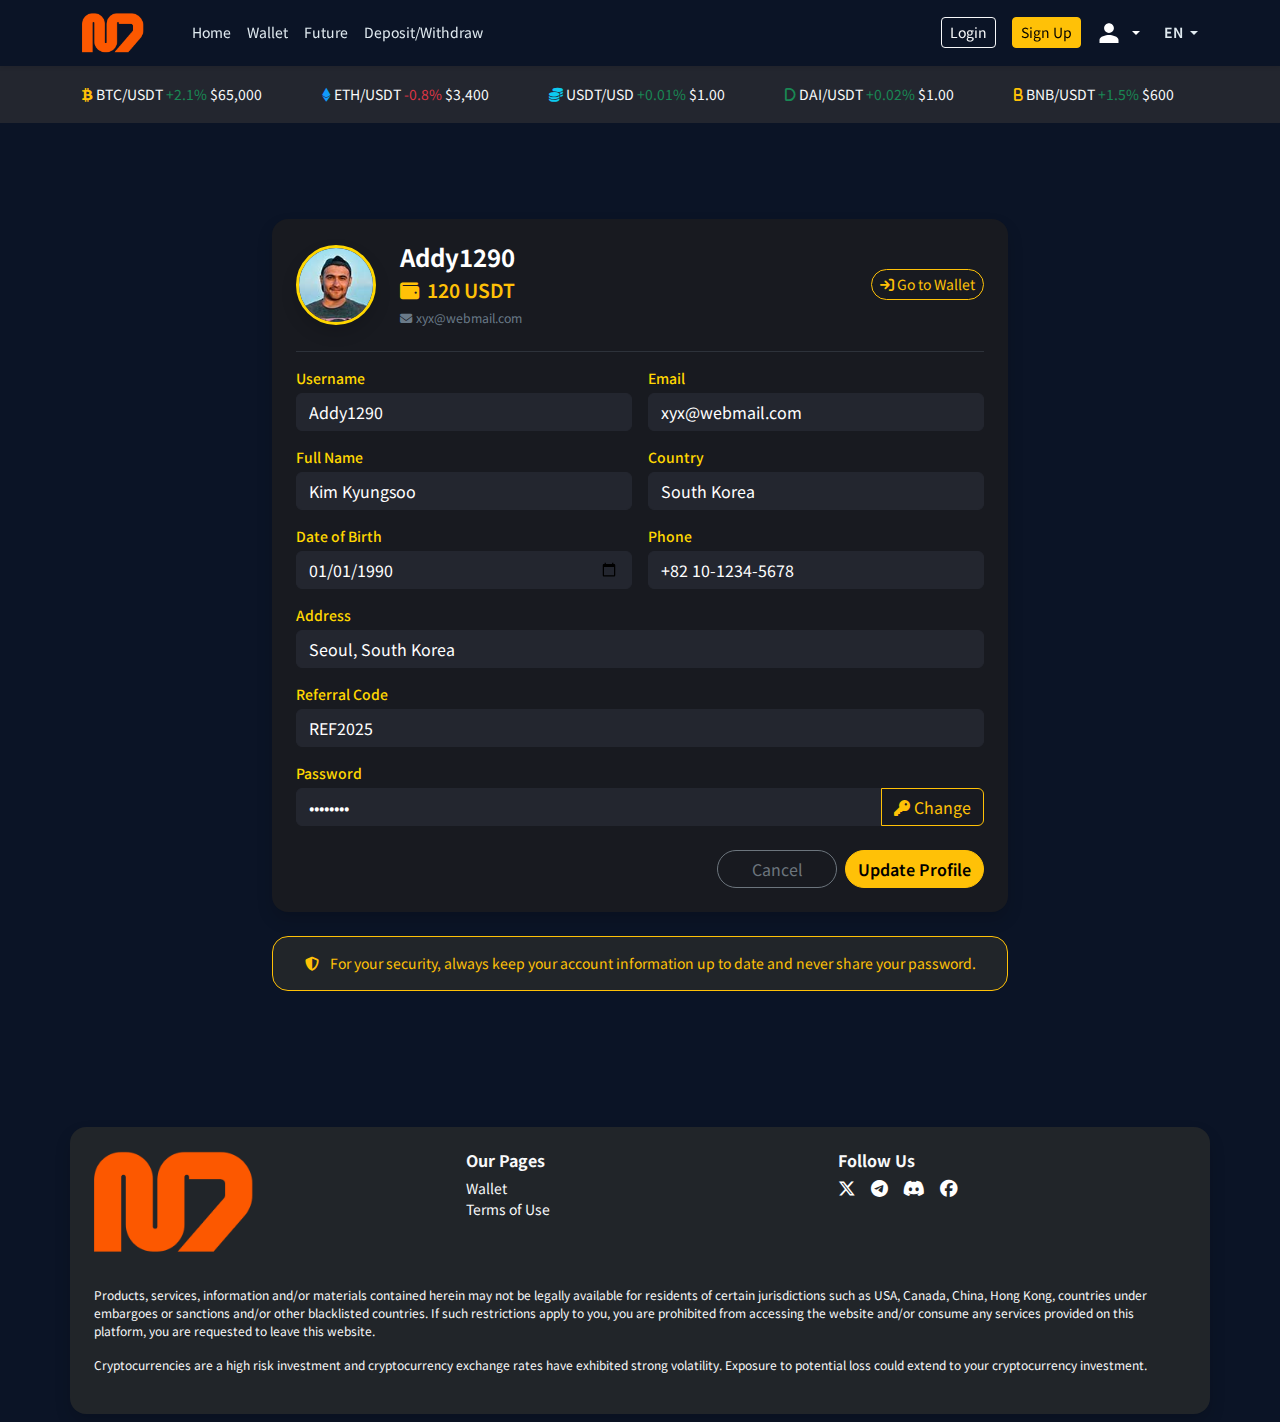
<file: my-page.html>
<!DOCTYPE html>
<html lang="en">

<head>
    <meta charset="UTF-8">
    <meta name="viewport" content="width=device-width, initial-scale=1.0">
    <title>My Profile - Coin Futures Solution</title>
    <link rel="stylesheet" href="https://cdnjs.cloudflare.com/ajax/libs/font-awesome/6.6.0/css/all.min.css">
    <link href="https://cdn.jsdelivr.net/npm/bootstrap@5.3.3/dist/css/bootstrap.min.css" rel="stylesheet">
    <link rel="stylesheet" href="assets/css/style.css">
    <style>
        .profile-avatar {
            width: 80px;
            height: 80px;
            object-fit: cover;
            border-radius: 50%;
            border: 3px solid #ffd700;
        }
        .profile-balance {
            font-size: 1.2rem;
            font-weight: 600;
        }
        .profile-card {
            background: #181a20;
            color: #fff;
            border-radius: 1rem;
            border: none;
        }
        .profile-label {
            color: #ffd700;
            font-weight: 500;
        }
        .profile-actions .btn {
            min-width: 120px;
        }
        .form-control, .form-select {
            background: #23262f !important;
            color: #fff !important;
            border: 1px solid #23262f;
        }
        .form-control:focus, .form-select:focus {
            border-color: #ffd700;
            box-shadow: 0 0 0 0.2rem rgba(255,215,0,.15);
        }
    </style>
</head>

<body>
    <!-- Navbar -->
    <nav class="navbar navbar-expand-lg navbar-dark shadow-sm py-2 sticky-top ">
        <div class="container-xl">
            <a class="navbar-brand" href="index.html">
                <img src="assets/img/logo.png" alt="logo">
            </a>
            <button class="navbar-toggler" type="button" data-bs-toggle="collapse" data-bs-target="#navbarNav">
                <span class="navbar-toggler-icon"></span>
            </button>
            <div class="collapse navbar-collapse" id="navbarNav">
                <ul class="navbar-nav ms-md-4 me-auto">
                    <li class="nav-item"><a class="nav-link active" href="index.html">Home</a></li>
                    <li class="nav-item"><a class="nav-link" href="wallet.html">Wallet</a></li>
                    <li class="nav-item"><a class="nav-link" href="future.html">Future</a></li>
                    <li class="nav-item"><a class="nav-link" href="deposit-withdraw.html">Deposit/Withdraw</a></li>

                    <div class="nav-item dropdown d-lg-none mb-2">
                        <a class="nav-link fw-semibold dropdown-toggle" href="#" role="button" data-bs-toggle="dropdown"
                            aria-expanded="false">
                            More
                        </a>
                        <ul class="dropdown-menu">
                            <li><a class="dropdown-item" href="my-page.html">My Page</a></li>
                            <li><a class="dropdown-item" href="login.html">Login</a></li>
                            
                            <li><a class="dropdown-item" href="signup.html">Sign Up</a></li>
                        </ul>
                    </div>
                </ul>
                <div class="d-lg-flex d-none align-items-center gap-3">
                    <a href="login.html" class="btn btn-outline-light btn-sm">Login</a>
                    <a href="signup.html" class="btn btn-warning btn-sm">Sign Up</a>

                </div>
                <form class="d-flex align-items-center gap-2 ms-lg-3">
                    <!-- Avatar Dropdown in Header -->
                    <div class="dropdown me-3 d-none d-lg-block">
                        <a href="#" class="d-flex align-items-center text-white text-decoration-none dropdown-toggle"
                            id="userDropdown" data-bs-toggle="dropdown" aria-expanded="true">
                            <svg xmlns="http://www.w3.org/2000/svg" width="24" height="24" fill="currentColor"
                                class="me-2" viewBox="0 0 24 24">
                                <path
                                    d="M12 12c2.7 0 4.9-2.2 4.9-4.9S14.7 2.2 12 2.2 7.1 4.4 7.1 7.1 9.3 12 12 12zm0 2c-3.2 0-9.5 1.6-9.5 4.8V22h19v-3.2c0-3.2-6.3-4.8-9.5-4.8z">
                                </path>
                            </svg>
                            <span class="d-none d-md-inline"></span>
                        </a>
                        <ul class="dropdown-menu dropdown-menu-end text-small shadow" aria-labelledby="userDropdown"
                            data-bs-popper="static">
                            <li><a class="dropdown-item" href="my-page.html">My Page</a></li>
                            <li><a class="dropdown-item" href="login.html">Login</a></li>
                            <li><a class="dropdown-item" href="signup.html">Sign Up</a></li>

                        </ul>
                    </div>
                    <div class="nav-item dropdown">
                        <a class="nav-link fw-semibold dropdown-toggle" href="#" role="button" data-bs-toggle="dropdown"
                            aria-expanded="false">
                            EN
                        </a>
                        <ul class="dropdown-menu">
                            <li><a class="dropdown-item" href="my-page.html">EN</a></li>
                            <li><a class="dropdown-item" href="#">KR</a></li>
                        </ul>
                    </div>
                </form>
            </div>
        </div>
    </nav>

    <!-- Market Ticker -->
    <div class="market-ticker text-light">
        <div class="container-xl d-flex align-items-center justify-content-between flex-wrap gap-2 py-2">
            <div class="ticker-item"><i class="fa-brands fa-btc text-warning"></i> BTC/USDT <span class="text-success">+2.1%</span> $65,000</div>
            <div class="ticker-item"><i class="fa-brands fa-ethereum text-primary"></i> ETH/USDT <span class="text-danger">-0.8%</span> $3,400</div>
            <div class="ticker-item"><i class="fa-solid fa-coins text-info"></i> USDT/USD <span class="text-success">+0.01%</span> $1.00</div>
            <div class="ticker-item"><i class="fa-solid fa-d text-success"></i> DAI/USDT <span class="text-success">+0.02%</span> $1.00</div>
            <div class="ticker-item"><i class="fa-solid fa-b text-warning"></i> BNB/USDT <span class="text-success">+1.5%</span> $600</div>
        </div>
    </div>

    <main>
        <section class="my-3 py-3 py-lg-5 my-lg-5">
            <div class="container-lg">
                <div class="row justify-content-center">
                    <div class="col-lg-8">
                        <div class="card profile-card shadow mb-4">
                            <div class="card-body p-4">
                                <div class="d-flex align-items-center gap-4 mb-4">
                                    <img src="assets/img/user.jpg" alt="user" class="profile-avatar shadow">
                                    <div>
                                        <h4 class="fw-bold mb-1">Addy1290</h4>
                                        <div class="profile-balance text-warning mb-1">
                                            <i class="fa-solid fa-wallet me-1"></i> 120 USDT
                                        </div>
                                        <div class="small text-secondary">
                                            <i class="fa-solid fa-envelope me-1"></i>xyx@webmail.com
                                        </div>
                                    </div>
                                    <div class="ms-auto">
                                        <a href="wallet.html" class="btn btn-outline-warning btn-sm rounded-pill">
                                            <i class="fa-solid fa-arrow-right-to-bracket"></i> Go to Wallet
                                        </a>
                                    </div>
                                </div>
                                <hr class="border-secondary">
                                <form>
                                    <div class="row g-3">
                                        <div class="col-md-6">
                                            <label for="profile-username" class="form-label profile-label">Username</label>
                                            <input type="text" class="form-control" id="profile-username" value="Addy1290" autocomplete="username">
                                        </div>
                                        <div class="col-md-6">
                                            <label for="profile-email" class="form-label profile-label">Email</label>
                                            <input type="email" class="form-control" id="profile-email" value="xyx@webmail.com" autocomplete="email">
                                        </div>
                                        <div class="col-md-6">
                                            <label for="profile-name" class="form-label profile-label">Full Name</label>
                                            <input type="text" class="form-control" id="profile-name" value="Kim Kyungsoo">
                                        </div>
                                        <div class="col-md-6">
                                            <label for="profile-country" class="form-label profile-label">Country</label>
                                            <select class="form-select" id="profile-country">
                                                <option>South Korea</option>
                                                <option>United States</option>
                                                <option>United Kingdom</option>
                                                <option>India</option>
                                                <option>Germany</option>
                                                <option>Other</option>
                                            </select>
                                        </div>
                                        <div class="col-md-6">
                                            <label for="profile-dob" class="form-label profile-label">Date of Birth</label>
                                            <input type="date" class="form-control" id="profile-dob" value="1990-01-01">
                                        </div>
                                        <div class="col-md-6">
                                            <label for="profile-phone" class="form-label profile-label">Phone</label>
                                            <input type="tel" class="form-control" id="profile-phone" value="+82 10-1234-5678">
                                        </div>
                                        <div class="col-12">
                                            <label for="profile-address" class="form-label profile-label">Address</label>
                                            <input type="text" class="form-control" id="profile-address" value="Seoul, South Korea">
                                        </div>
                                        <div class="col-12">
                                            <label for="profile-referral" class="form-label profile-label">Referral Code</label>
                                            <input type="text" class="form-control" id="profile-referral" value="REF2025">
                                        </div>
                                        <div class="col-12">
                                            <label for="profile-password" class="form-label profile-label">Password</label>
                                            <div class="input-group">
                                                <input type="password" class="form-control" id="profile-password" value="********" autocomplete="new-password">
                                                <button class="btn btn-outline-warning" type="button"><i class="fa-solid fa-key"></i> Change</button>
                                            </div>
                                        </div>
                                    </div>
                                    <div class="d-flex justify-content-end gap-2 mt-4 profile-actions">
                                        <button type="reset" class="btn btn-outline-secondary rounded-pill">Cancel</button>
                                        <button type="submit" class="btn btn-warning rounded-pill fw-semibold">Update Profile</button>
                                    </div>
                                </form>
                            </div>
                        </div>
                        <!-- Security Notice -->
                        <div class="alert bg-dark alert-dark border-warning text-warning text-center rounded-4 mt-4" role="alert">
                            <i class="fa-solid fa-shield-halved me-2"></i>
                            For your security, always keep your account information up to date and never share your password.
                        </div>
                    </div>
                </div>
            </div>
        </section>
    </main>

    <!-- Footer -->
    <footer class="footer mt-5 pt-4 pb-2 bg-transparent text-light px-2">
        <div class="container-xl bg-dark p-4 rounded-4 shadow">
            <div class="row">
                <div class="col-md-4 mb-3">
                    <img src="assets/img/logo.png" alt="logo" style="max-width: 160px;">
                </div>
                <div class="col-md-4 mb-3">
                    <h6 class="fw-bold">Our Pages</h6>
                    <ul class="list-unstyled">
                        <li><a href="wallet.html" class="text-light text-decoration-none">Wallet</a></li>
                        <li><a href="term-cond.html" class="text-light text-decoration-none">Terms of Use</a></li>
                    </ul>
                </div>
                <div class="col-md-4 mb-3">
                    <h6 class="fw-bold">Follow Us</h6>
                    <div class="social-icons">
                        <a href="#"><i class="fa-brands fa-x-twitter fa-lg"></i></a>
                        <a href="#"><i class="fa-brands fa-telegram fa-lg"></i></a>
                        <a href="#"><i class="fa-brands fa-discord fa-lg"></i></a>
                        <a href="#"><i class="fa-brands fa-facebook fa-lg"></i></a>
                    </div>
                </div>
            </div>
            <div class="text-light mt-3" style="font-size:12px;">
                <p>Products, services, information and/or materials contained herein may not be legally available for residents of certain jurisdictions such as USA, Canada, China, Hong Kong, countries under embargoes or sanctions and/or other blacklisted countries. If such restrictions apply to you, you are prohibited from accessing the website and/or consume any services provided on this platform, you are requested to leave this website.</p>
                <p>
                    Cryptocurrencies are a high risk investment and cryptocurrency exchange rates have exhibited strong volatility. Exposure to potential loss could extend to your cryptocurrency investment.
                </p>
            </div>
        </div>
    </footer>

    <script src="https://cdn.jsdelivr.net/npm/bootstrap@5.3.3/dist/js/bootstrap.bundle.min.js"></script>
    <script src="assets/js/script.js"></script>     
</body>
</html>
</file>
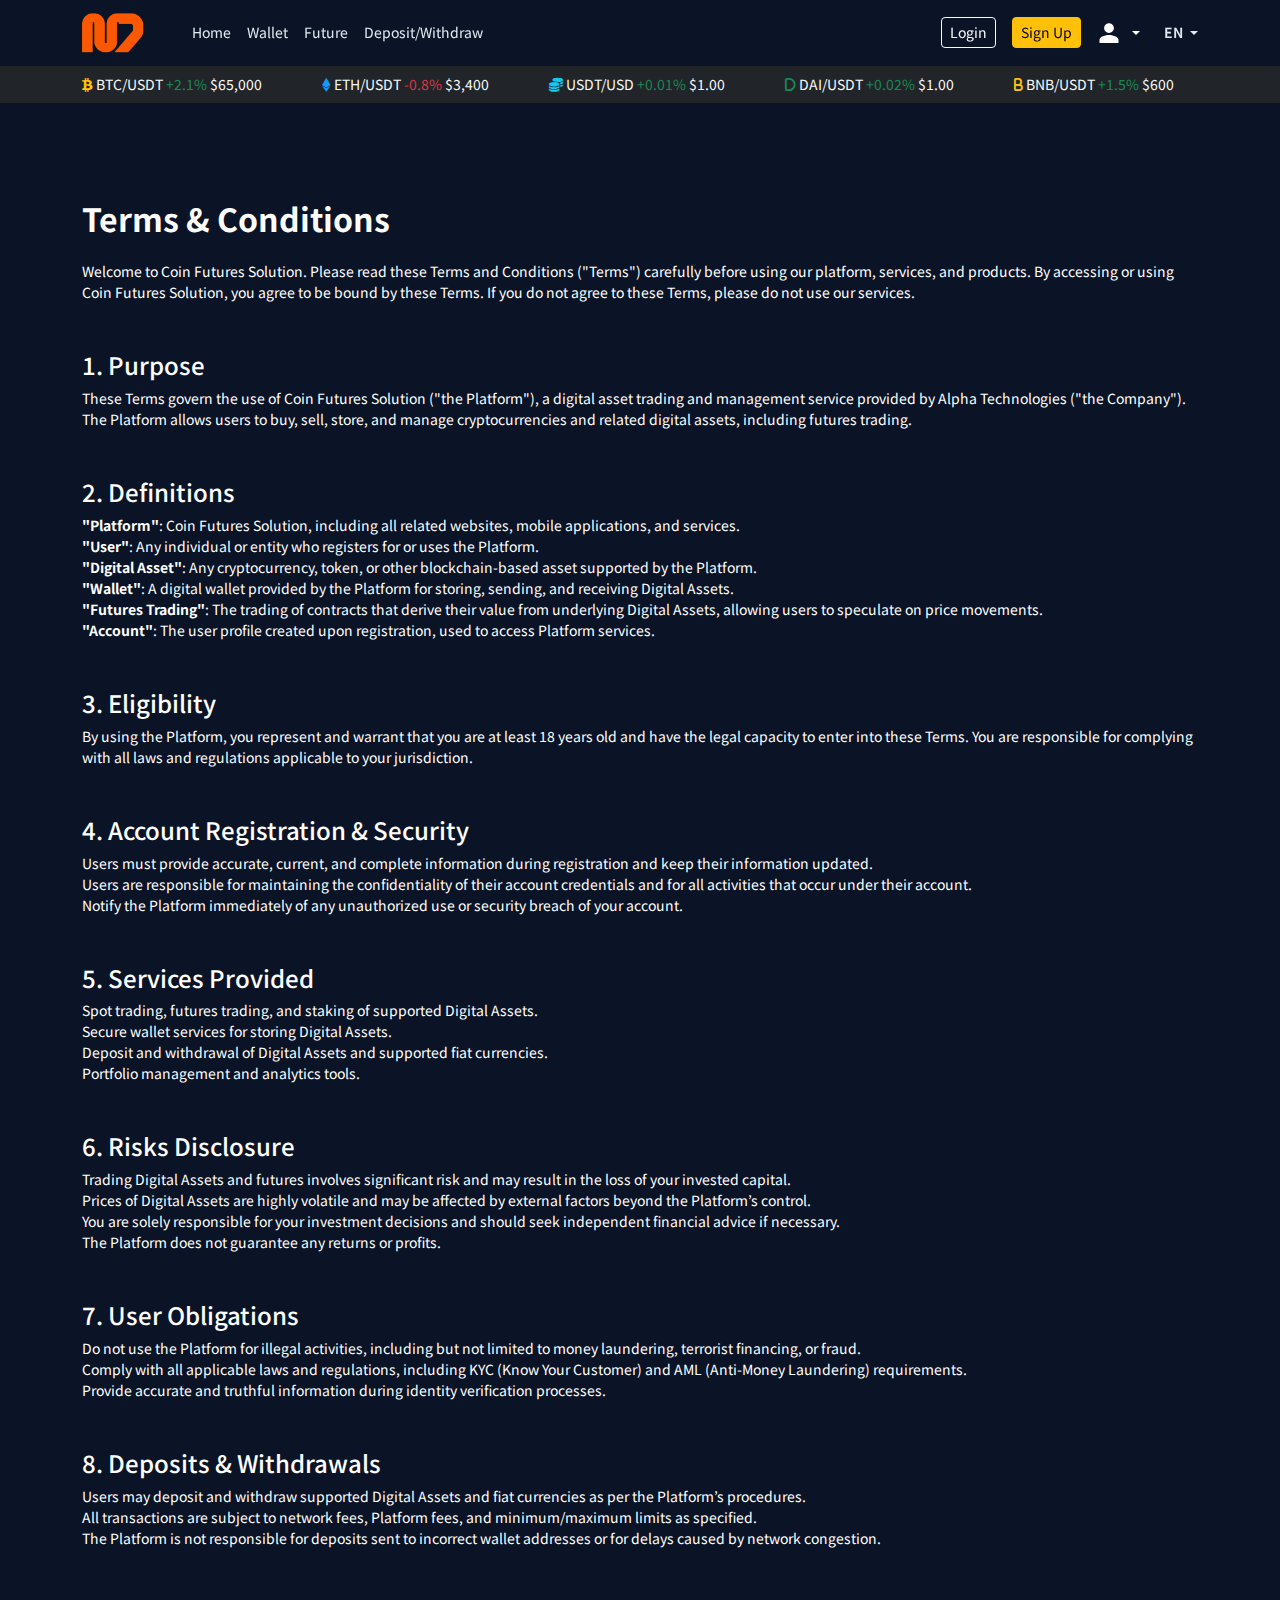
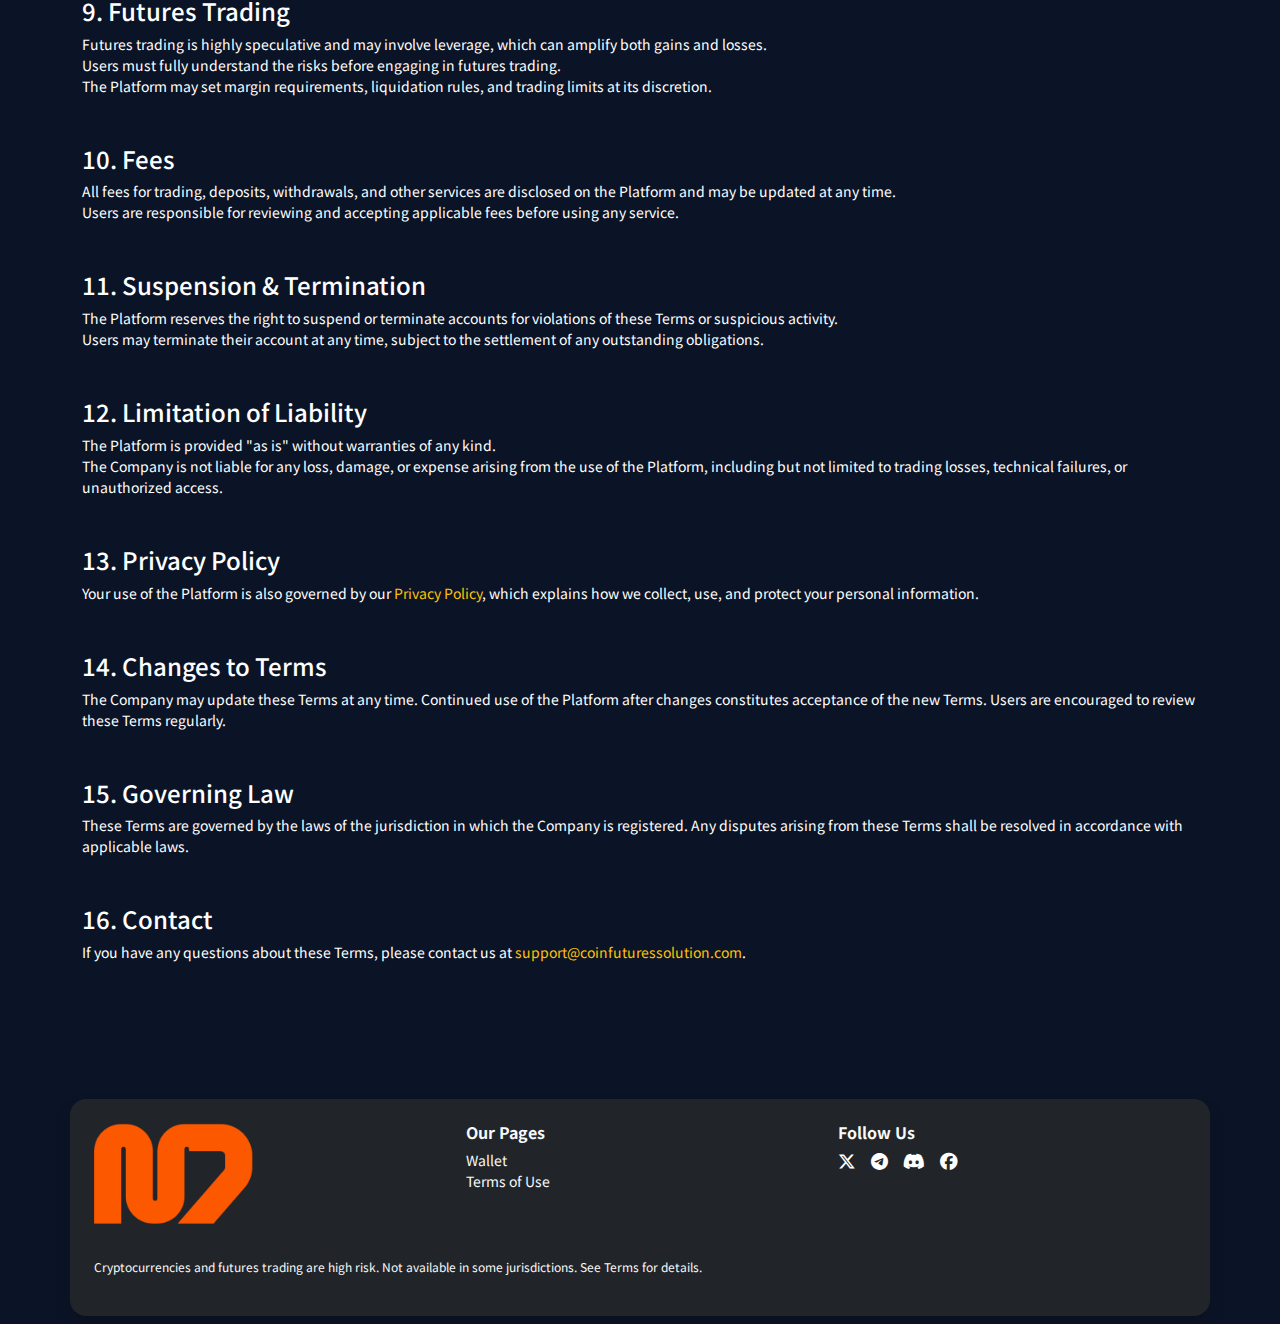
<file: term-cond.html>
<!DOCTYPE html>
<html lang="en">

<head>
    <meta charset="UTF-8">
    <meta name="viewport" content="width=device-width, initial-scale=1.0">
    <title>Terms & Conditions - Coin Futures Solution</title>
    <link rel="stylesheet" href="https://cdnjs.cloudflare.com/ajax/libs/font-awesome/6.6.0/css/all.min.css">
    <link href="https://cdn.jsdelivr.net/npm/bootstrap@5.3.3/dist/css/bootstrap.min.css" rel="stylesheet">
    <link rel="stylesheet" href="assets/css/style.css">
</head>

<body>
    <!-- Navbar -->
    <nav class="navbar navbar-expand-lg navbar-dark shadow-sm py-2 sticky-top ">
        <div class="container-xl">
            <a class="navbar-brand" href="index.html">
                <img src="assets/img/logo.png" alt="logo">
            </a>
            <button class="navbar-toggler" type="button" data-bs-toggle="collapse" data-bs-target="#navbarNav">
                <span class="navbar-toggler-icon"></span>
            </button>
            <div class="collapse navbar-collapse" id="navbarNav">
                <ul class="navbar-nav ms-md-4 me-auto">
                    <li class="nav-item"><a class="nav-link active" href="index.html">Home</a></li>
                    <li class="nav-item"><a class="nav-link" href="wallet.html">Wallet</a></li>
                    <li class="nav-item"><a class="nav-link" href="future.html">Future</a></li>
                    <li class="nav-item"><a class="nav-link" href="deposit-withdraw.html">Deposit/Withdraw</a></li>

                    <div class="nav-item dropdown d-lg-none mb-2">
                        <a class="nav-link fw-semibold dropdown-toggle" href="#" role="button" data-bs-toggle="dropdown"
                            aria-expanded="false">
                            More
                        </a>
                        <ul class="dropdown-menu">
                            <li><a class="dropdown-item" href="my-page.html">My Page</a></li>
                            <li><a class="dropdown-item" href="login.html">Login</a></li>

                            <li><a class="dropdown-item" href="signup.html">Sign Up</a></li>
                        </ul>
                    </div>
                </ul>
                <div class="d-lg-flex d-none align-items-center gap-3">
                    <a href="login.html" class="btn btn-outline-light btn-sm">Login</a>
                    <a href="signup.html" class="btn btn-warning btn-sm">Sign Up</a>

                </div>
                <form class="d-flex align-items-center gap-2 ms-lg-3">
                    <!-- Avatar Dropdown in Header -->
                    <div class="dropdown me-3 d-none d-lg-block">
                        <a href="#" class="d-flex align-items-center text-white text-decoration-none dropdown-toggle"
                            id="userDropdown" data-bs-toggle="dropdown" aria-expanded="true">
                            <svg xmlns="http://www.w3.org/2000/svg" width="24" height="24" fill="currentColor"
                                class="me-2" viewBox="0 0 24 24">
                                <path
                                    d="M12 12c2.7 0 4.9-2.2 4.9-4.9S14.7 2.2 12 2.2 7.1 4.4 7.1 7.1 9.3 12 12 12zm0 2c-3.2 0-9.5 1.6-9.5 4.8V22h19v-3.2c0-3.2-6.3-4.8-9.5-4.8z">
                                </path>
                            </svg>
                            <span class="d-none d-md-inline"></span>
                        </a>
                        <ul class="dropdown-menu dropdown-menu-end text-small shadow" aria-labelledby="userDropdown"
                            data-bs-popper="static">
                            <li><a class="dropdown-item" href="my-page.html">My Page</a></li>
                            <li><a class="dropdown-item" href="login.html">Login</a></li>
                            <li><a class="dropdown-item" href="signup.html">Sign Up</a></li>

                        </ul>
                    </div>
                    <div class="nav-item dropdown">
                        <a class="nav-link fw-semibold dropdown-toggle" href="#" role="button" data-bs-toggle="dropdown"
                            aria-expanded="false">
                            EN
                        </a>
                        <ul class="dropdown-menu">
                            <li><a class="dropdown-item" href="my-page.html">EN</a></li>
                            <li><a class="dropdown-item" href="#">KR</a></li>
                        </ul>
                    </div>
                </form>
            </div>
        </div>
    </nav>

     <!-- Market Ticker -->
    <div class="market-ticker text-light bg-dark py-2">
        <div class="container-xl d-flex align-items-center justify-content-between">
            <div class="ticker-item"><i class="fa-brands fa-btc text-warning"></i> BTC/USDT <span
                    class="text-success">+2.1%</span> $65,000
            </div>
            <div class="ticker-item"><i class="fa-brands fa-ethereum text-primary"></i> ETH/USDT <span
                    class="text-danger">-0.8%</span> $3,400
            </div>
            <div class="ticker-item"><i class="fa-solid fa-coins text-info"></i> USDT/USD <span
                    class="text-success">+0.01%</span> $1.00
            </div>
            <div class="ticker-item"><i class="fa-solid fa-d text-success"></i> DAI/USDT <span
                    class="text-success">+0.02%</span> $1.00
            </div>
            <div class="ticker-item"><i class="fa-solid fa-b text-warning"></i> BNB/USDT <span
                    class="text-success">+1.5%</span> $600
            </div>
            <!-- Add more as needed -->
        </div>
    </div>

    <main>
        <section class="py-5 mt-5 container-lg">
            <h2 class="fw-bold mb-4">Terms & Conditions</h2>
            <p class="mb-4">Welcome to Coin Futures Solution. Please read these Terms and Conditions ("Terms") carefully
                before using our platform, services, and products. By accessing or using Coin Futures Solution, you
                agree to be bound by these Terms. If you do not agree to these Terms, please do not use our services.
            </p>

            <h4 class="mt-5">1. Purpose</h4>
            <p>These Terms govern the use of Coin Futures Solution ("the Platform"), a digital asset trading and
                management service provided by Alpha Technologies ("the Company"). The Platform allows users to buy,
                sell, store, and manage cryptocurrencies and related digital assets, including futures trading.</p>

            <h4 class="mt-5">2. Definitions</h4>
            <ul>
                <li><b>"Platform"</b>: Coin Futures Solution, including all related websites, mobile applications, and
                    services.</li>
                <li><b>"User"</b>: Any individual or entity who registers for or uses the Platform.</li>
                <li><b>"Digital Asset"</b>: Any cryptocurrency, token, or other blockchain-based asset supported by the
                    Platform.</li>
                <li><b>"Wallet"</b>: A digital wallet provided by the Platform for storing, sending, and receiving
                    Digital Assets.</li>
                <li><b>"Futures Trading"</b>: The trading of contracts that derive their value from underlying Digital
                    Assets, allowing users to speculate on price movements.</li>
                <li><b>"Account"</b>: The user profile created upon registration, used to access Platform services.</li>
            </ul>

            <h4 class="mt-5">3. Eligibility</h4>
            <p>By using the Platform, you represent and warrant that you are at least 18 years old and have the legal
                capacity to enter into these Terms. You are responsible for complying with all laws and regulations
                applicable to your jurisdiction.</p>

            <h4 class="mt-5">4. Account Registration & Security</h4>
            <ul>
                <li>Users must provide accurate, current, and complete information during registration and keep their
                    information updated.</li>
                <li>Users are responsible for maintaining the confidentiality of their account credentials and for all
                    activities that occur under their account.</li>
                <li>Notify the Platform immediately of any unauthorized use or security breach of your account.</li>
            </ul>

            <h4 class="mt-5">5. Services Provided</h4>
            <ul>
                <li>Spot trading, futures trading, and staking of supported Digital Assets.</li>
                <li>Secure wallet services for storing Digital Assets.</li>
                <li>Deposit and withdrawal of Digital Assets and supported fiat currencies.</li>
                <li>Portfolio management and analytics tools.</li>
            </ul>

            <h4 class="mt-5">6. Risks Disclosure</h4>
            <ul>
                <li>Trading Digital Assets and futures involves significant risk and may result in the loss of your
                    invested capital.</li>
                <li>Prices of Digital Assets are highly volatile and may be affected by external factors beyond the
                    Platform’s control.</li>
                <li>You are solely responsible for your investment decisions and should seek independent financial
                    advice if necessary.</li>
                <li>The Platform does not guarantee any returns or profits.</li>
            </ul>

            <h4 class="mt-5">7. User Obligations</h4>
            <ul>
                <li>Do not use the Platform for illegal activities, including but not limited to money laundering,
                    terrorist financing, or fraud.</li>
                <li>Comply with all applicable laws and regulations, including KYC (Know Your Customer) and AML
                    (Anti-Money Laundering) requirements.</li>
                <li>Provide accurate and truthful information during identity verification processes.</li>
            </ul>

            <h4 class="mt-5">8. Deposits & Withdrawals</h4>
            <ul>
                <li>Users may deposit and withdraw supported Digital Assets and fiat currencies as per the Platform’s
                    procedures.</li>
                <li>All transactions are subject to network fees, Platform fees, and minimum/maximum limits as
                    specified.</li>
                <li>The Platform is not responsible for deposits sent to incorrect wallet addresses or for delays caused
                    by network congestion.</li>
            </ul>

            <h4 class="mt-5">9. Futures Trading</h4>
            <ul>
                <li>Futures trading is highly speculative and may involve leverage, which can amplify both gains and
                    losses.</li>
                <li>Users must fully understand the risks before engaging in futures trading.</li>
                <li>The Platform may set margin requirements, liquidation rules, and trading limits at its discretion.
                </li>
            </ul>

            <h4 class="mt-5">10. Fees</h4>
            <ul>
                <li>All fees for trading, deposits, withdrawals, and other services are disclosed on the Platform and
                    may be updated at any time.</li>
                <li>Users are responsible for reviewing and accepting applicable fees before using any service.</li>
            </ul>

            <h4 class="mt-5">11. Suspension & Termination</h4>
            <ul>
                <li>The Platform reserves the right to suspend or terminate accounts for violations of these Terms or
                    suspicious activity.</li>
                <li>Users may terminate their account at any time, subject to the settlement of any outstanding
                    obligations.</li>
            </ul>

            <h4 class="mt-5">12. Limitation of Liability</h4>
            <ul>
                <li>The Platform is provided "as is" without warranties of any kind.</li>
                <li>The Company is not liable for any loss, damage, or expense arising from the use of the Platform,
                    including but not limited to trading losses, technical failures, or unauthorized access.</li>
            </ul>

            <h4 class="mt-5">13. Privacy Policy</h4>
            <p>Your use of the Platform is also governed by our <a href="privacy-policy.html"
                    class="text-warning">Privacy Policy</a>, which explains how we collect, use, and protect your
                personal information.</p>

            <h4 class="mt-5">14. Changes to Terms</h4>
            <p>The Company may update these Terms at any time. Continued use of the Platform after changes constitutes
                acceptance of the new Terms. Users are encouraged to review these Terms regularly.</p>

            <h4 class="mt-5">15. Governing Law</h4>
            <p>These Terms are governed by the laws of the jurisdiction in which the Company is registered. Any disputes
                arising from these Terms shall be resolved in accordance with applicable laws.</p>

            <h4 class="mt-5">16. Contact</h4>
            <p>If you have any questions about these Terms, please contact us at <a
                    href="mailto:support@coinfuturessolution.com"
                    class="text-warning">support@coinfuturessolution.com</a>.</p>
        </section>
    </main>

    <!-- Footer -->
    <footer class="footer mt-5 pt-4 pb-2 bg-transparent text-light">
        <div class="container-xl bg-dark p-4 rounded-4 shadow">
            <div class="row">
                <div class="col-md-4 mb-3">
                    <img src="assets/img/logo.png" alt="logo" style="max-width: 160px;">
                </div>
                <div class="col-md-4 mb-3">
                    <h6 class="fw-bold">Our Pages</h6>
                    <ul class="list-unstyled">
                        <li><a href="wallet.html" class="text-light text-decoration-none">Wallet</a></li>
                        <li><a href="term-cond.html" class="text-light text-decoration-none">Terms of Use</a></li>
                    </ul>
                </div>
                <div class="col-md-4 mb-3">
                    <h6 class="fw-bold">Follow Us</h6>
                    <div class="social-icons">
                        <a href="#"><i class="fa-brands fa-x-twitter fa-lg"></i></a>
                        <a href="#"><i class="fa-brands fa-telegram fa-lg"></i></a>
                        <a href="#"><i class="fa-brands fa-discord fa-lg"></i></a>
                        <a href="#"><i class="fa-brands fa-facebook fa-lg"></i></a>
                    </div>
                </div>
            </div>
            <div class="text-light mt-3" style="font-size:12px;">
                <p>Cryptocurrencies and futures trading are high risk. Not available in some jurisdictions. See Terms
                    for details.</p>
            </div>
        </div>
    </footer>

    <script src="https://cdn.jsdelivr.net/npm/bootstrap@5.3.3/dist/js/bootstrap.bundle.min.js"></script>
    <script src="assets/js/script.js"></script>
</body>

</html>
</file>
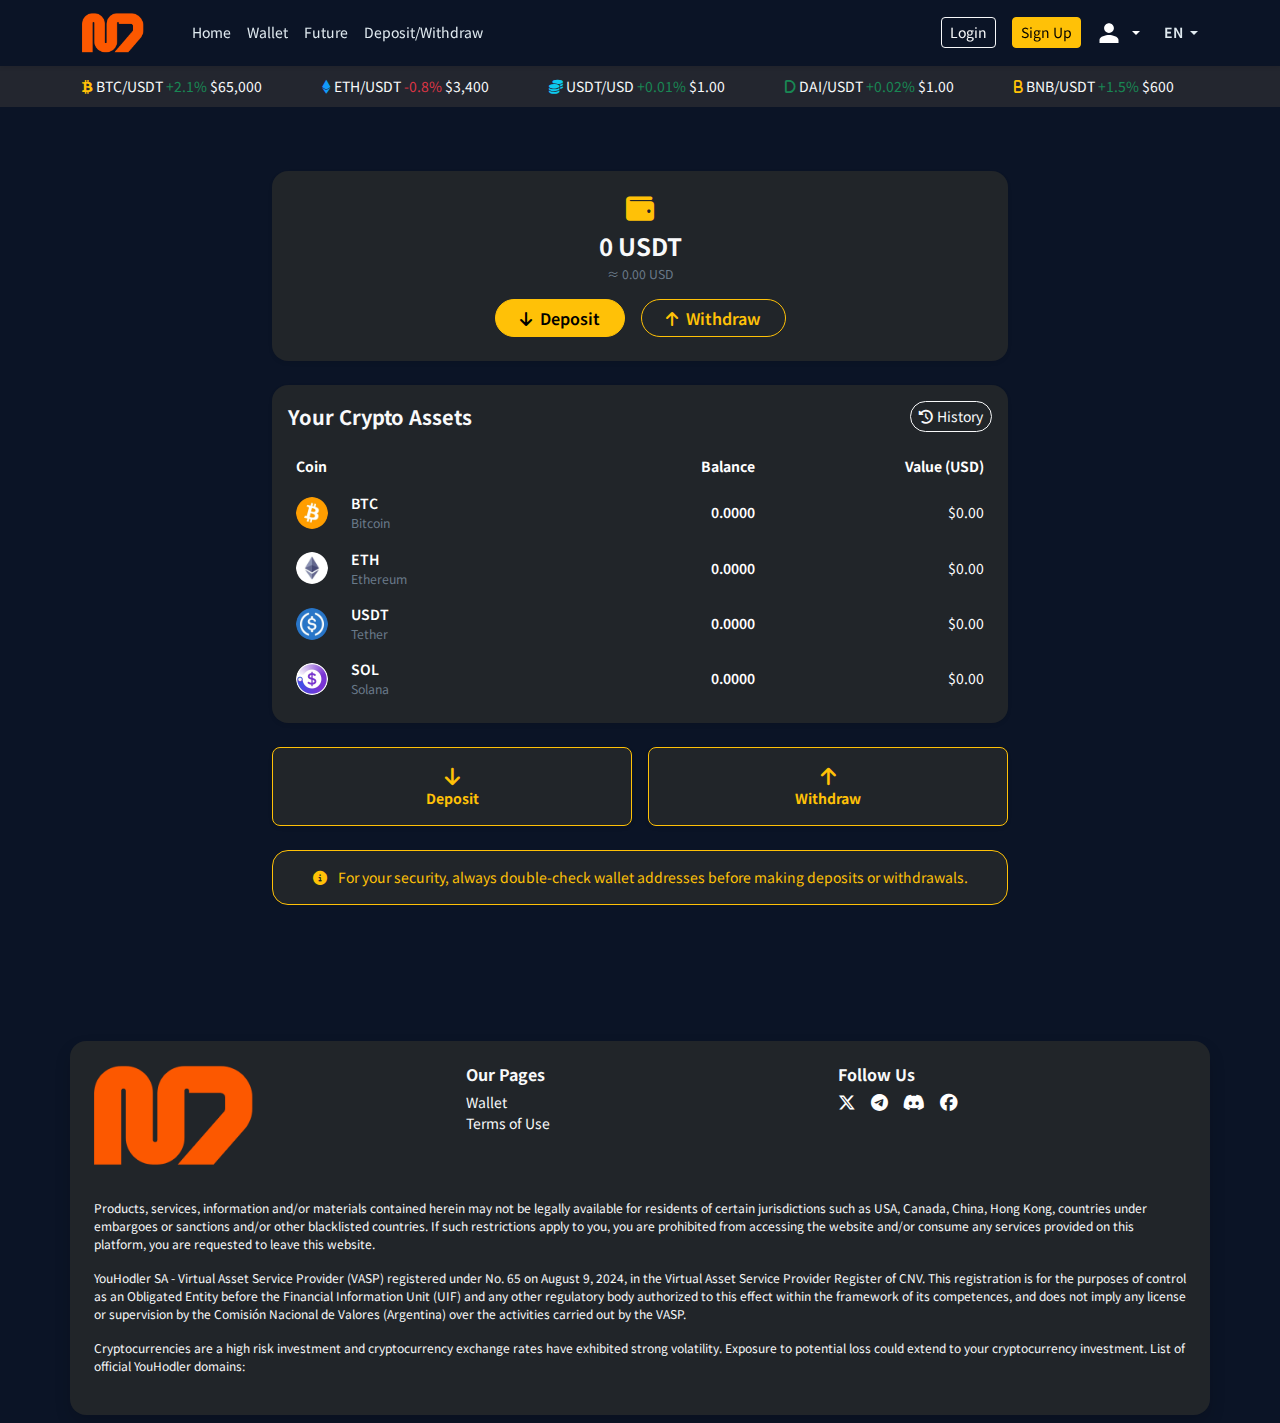
<file: wallet.html>
<!DOCTYPE html>
<html lang="en">

<head>
    <meta charset="UTF-8">
    <meta name="viewport" content="width=device-width, initial-scale=1.0">
    <title>wallet-new</title>
    <link rel="stylesheet" href="https://cdnjs.cloudflare.com/ajax/libs/font-awesome/6.6.0/css/all.min.css">
    <link href="https://cdn.jsdelivr.net/npm/bootstrap@5.3.3/dist/css/bootstrap.min.css" rel="stylesheet"
        integrity="sha384-QWTKZyjpPEjISv5WaRU9OFeRpok6YctnYmDr5pNlyT2bRjXh0JMhjY6hW+ALEwIH" crossorigin="anonymous">
    <script src="https://cdn.jsdelivr.net/npm/bootstrap@5.3.3/dist/js/bootstrap.bundle.min.js"
        integrity="sha384-YvpcrYf0tY3lHB60NNkmXc5s9fDVZLESaAA55NDzOxhy9GkcIdslK1eN7N6jIeHz"
        crossorigin="anonymous"></script>
    <link rel="stylesheet" href="assets/css/style.css">
    <style>
        .coin-item {
            display: flex;
            align-items: center;
            justify-content: space-between;
            padding: 15px 10px;
            border-bottom: 1px solid #bbaaaa;
            color: #fff;
        }

        .coin-info {
            display: flex;
            align-items: center;
            color: #fff;
        }

        .coin-icon {
            width: 40px;
            height: 40px;
            border-radius: 50%;
            margin-right: 15px;
        }

        .total-value-box {
            background-color: #0d1531;
            border-radius: 12px;
            padding: 30px 20px;
            text-align: center;
            margin: 20px 0;
            color: #fff;
        }
    </style>
</head>

<body>
    <div class="container-main">
        <div class="main-inner text-dark">

            <!-- Navbar -->
            <nav class="navbar navbar-expand-lg navbar-dark shadow-sm py-2 sticky-top ">
                <div class="container-xl">
                    <a class="navbar-brand" href="index.html">
                        <img src="assets/img/logo.png" alt="logo">
                    </a>
                    <button class="navbar-toggler" type="button" data-bs-toggle="collapse" data-bs-target="#navbarNav">
                        <span class="navbar-toggler-icon"></span>
                    </button>
                    <div class="collapse navbar-collapse" id="navbarNav">
                        <ul class="navbar-nav ms-md-4 me-auto">
                            <li class="nav-item"><a class="nav-link active" href="index.html">Home</a></li>
                            <li class="nav-item"><a class="nav-link" href="wallet.html">Wallet</a></li>
                            <li class="nav-item"><a class="nav-link" href="future.html">Future</a></li>
                            <li class="nav-item"><a class="nav-link" href="deposit-withdraw.html">Deposit/Withdraw</a>
                            </li>

                            <div class="nav-item dropdown d-lg-none mb-2">
                                <a class="nav-link fw-semibold dropdown-toggle" href="#" role="button"
                                    data-bs-toggle="dropdown" aria-expanded="false">
                                    More
                                </a>
                                <ul class="dropdown-menu">
                                    <li><a class="dropdown-item" href="my-page.html">My Page</a></li>
                                    <li><a class="dropdown-item" href="login.html">Login</a></li>

                                    <li><a class="dropdown-item" href="signup.html">Sign Up</a></li>
                                </ul>
                            </div>
                        </ul>
                        <div class="d-lg-flex d-none align-items-center gap-3">
                            <a href="login.html" class="btn btn-outline-light btn-sm">Login</a>
                            <a href="signup.html" class="btn btn-warning btn-sm">Sign Up</a>

                        </div>
                        <form class="d-flex align-items-center gap-2 ms-lg-3">
                            <!-- Avatar Dropdown in Header -->
                            <div class="dropdown me-3 d-none d-lg-block">
                                <a href="#"
                                    class="d-flex align-items-center text-white text-decoration-none dropdown-toggle"
                                    id="userDropdown" data-bs-toggle="dropdown" aria-expanded="true">
                                    <svg xmlns="http://www.w3.org/2000/svg" width="24" height="24" fill="currentColor"
                                        class="me-2" viewBox="0 0 24 24">
                                        <path
                                            d="M12 12c2.7 0 4.9-2.2 4.9-4.9S14.7 2.2 12 2.2 7.1 4.4 7.1 7.1 9.3 12 12 12zm0 2c-3.2 0-9.5 1.6-9.5 4.8V22h19v-3.2c0-3.2-6.3-4.8-9.5-4.8z">
                                        </path>
                                    </svg>
                                    <span class="d-none d-md-inline"></span>
                                </a>
                                <ul class="dropdown-menu dropdown-menu-end text-small shadow"
                                    aria-labelledby="userDropdown" data-bs-popper="static">
                                    <li><a class="dropdown-item" href="my-page.html">My Page</a></li>
                                    <li><a class="dropdown-item" href="login.html">Login</a></li>
                                    <li><a class="dropdown-item" href="signup.html">Sign Up</a></li>

                                </ul>
                            </div>
                            <div class="nav-item dropdown">
                                <a class="nav-link fw-semibold dropdown-toggle" href="#" role="button"
                                    data-bs-toggle="dropdown" aria-expanded="false">
                                    EN
                                </a>
                                <ul class="dropdown-menu">
                                    <li><a class="dropdown-item" href="my-page.html">EN</a></li>
                                    <li><a class="dropdown-item" href="#">KR</a></li>
                                </ul>
                            </div>
                        </form>
                    </div>
                </div>
            </nav>

            <!-- Market Ticker -->
            <div class="market-ticker text-light">
                <div class="container-xl d-flex align-items-center justify-content-between">
                    <div class="ticker-item"><i class="fa-brands fa-btc text-warning"></i> BTC/USDT <span
                            class="text-success">+2.1%</span> $65,000
                    </div>
                    <div class="ticker-item"><i class="fa-brands fa-ethereum text-primary"></i> ETH/USDT <span
                            class="text-danger">-0.8%</span> $3,400
                    </div>
                    <div class="ticker-item"><i class="fa-solid fa-coins text-info"></i> USDT/USD <span
                            class="text-success">+0.01%</span> $1.00
                    </div>
                    <div class="ticker-item"><i class="fa-solid fa-d text-success"></i> DAI/USDT <span
                            class="text-success">+0.02%</span> $1.00
                    </div>
                    <div class="ticker-item"><i class="fa-solid fa-b text-warning"></i> BNB/USDT <span
                            class="text-success">+1.5%</span> $600
                    </div>
                    <!-- Add more as needed -->
                </div>
            </div>

            <!-- main start -->
            <main class="py-3 py-lg-5 my-3">
                <div class="container-xl">
                    <div class="row justify-content-center">
                        <div class="col-lg-8">
                            <!-- Wallet Balance Card -->
                            <div class="card bg-dark text-light rounded-4 shadow-sm mb-4 border-0">
                                <div class="card-body text-center py-4">
                                    <div class="mb-2">
                                        <i class="fa-solid fa-wallet fa-2x text-warning"></i>
                                    </div>
                                    <h4 class="fw-bold mb-1">0 USDT</h4>
                                    <div class="small text-secondary mb-3">≈ 0.00 USD</div>
                                    <div class="d-flex justify-content-center gap-3 mt-2">
                                        <a href="deposit-withdraw.html"
                                            class="btn btn-warning rounded-pill px-4 fw-semibold">
                                            <i class="fa-solid fa-arrow-down me-2"></i>Deposit
                                        </a>
                                        <a href="deposit-withdraw.html"
                                            class="btn btn-outline-warning rounded-pill px-4 fw-semibold">
                                            <i class="fa-solid fa-arrow-up me-2"></i>Withdraw
                                        </a>
                                    </div>
                                </div>
                            </div>

                            <!-- Your Assets -->
                            <div class="card bg-dark text-light rounded-4 shadow-sm border-0 mb-4">
                                <div class="card-body">
                                    <div class="d-flex justify-content-between align-items-center mb-3">
                                        <h5 class="fw-bold mb-0">Your Crypto Assets</h5>
                                        <a href="my-transaction.html" class="btn btn-sm btn-outline-light rounded-pill">
                                            <i class="fa-solid fa-clock-rotate-left me-1"></i>History
                                        </a>
                                    </div>
                                    <div class="table-responsive">
                                        <table class="table table-dark table-borderless align-middle mb-0">
                                            <thead>
                                                <tr class="text-secondary">
                                                    <th scope="col">Coin</th>
                                                    <th scope="col" class="text-end">Balance</th>
                                                    <th scope="col" class="text-end">Value (USD)</th>
                                                </tr>
                                            </thead>
                                            <tbody>
                                                <tr>
                                                    <td class="d-flex align-items-center gap-2">
                                                        <img src="assets/img/btc.webp" class="coin-icon" alt="BTC"
                                                            style="width:32px;height:32px;">
                                                        <div>
                                                            <span class="fw-semibold">BTC</span>
                                                            <div class="small text-secondary">Bitcoin</div>
                                                        </div>
                                                    </td>
                                                    <td class="text-end fw-semibold">0.0000</td>
                                                    <td class="text-end">$0.00</td>
                                                </tr>
                                                <tr>
                                                    <td class="d-flex align-items-center gap-2">
                                                        <img src="assets/img/eth.webp" class="coin-icon" alt="ETH"
                                                            style="width:32px;height:32px;">
                                                        <div>
                                                            <span class="fw-semibold">ETH</span>
                                                            <div class="small text-secondary">Ethereum</div>
                                                        </div>
                                                    </td>
                                                    <td class="text-end fw-semibold">0.0000</td>
                                                    <td class="text-end">$0.00</td>
                                                </tr>
                                                <tr>
                                                    <td class="d-flex align-items-center gap-2">
                                                        <img src="assets/img/usdc.webp" class="coin-icon" alt="USDT"
                                                            style="width:32px;height:32px;">
                                                        <div>
                                                            <span class="fw-semibold">USDT</span>
                                                            <div class="small text-secondary">Tether</div>
                                                        </div>
                                                    </td>
                                                    <td class="text-end fw-semibold">0.0000</td>
                                                    <td class="text-end">$0.00</td>
                                                </tr>
                                                <tr>
                                                    <td class="d-flex align-items-center gap-2">
                                                        <img src="assets/img/usc.webp" class="coin-icon" alt="SOL"
                                                            style="width:32px;height:32px;">
                                                        <div>
                                                            <span class="fw-semibold">SOL</span>
                                                            <div class="small text-secondary">Solana</div>
                                                        </div>
                                                    </td>
                                                    <td class="text-end fw-semibold">0.0000</td>
                                                    <td class="text-end">$0.00</td>
                                                </tr>
                                                <!-- Add more coins as needed -->
                                            </tbody>
                                        </table>
                                    </div>
                                </div>
                            </div>

                            <!-- Quick Actions -->
                            <div class="row g-3 mb-4">
                                <div class="col-6">
                                    <a href="deposit-withdraw.html"
                                        class="btn btn-dark w-100 py-3 rounded-3 border border-warning text-warning fw-bold shadow-sm">
                                        <i class="fa-solid fa-arrow-down fa-lg mb-1"></i>
                                        <div class="small">Deposit</div>
                                    </a>
                                </div>
                                <div class="col-6">
                                    <a href="deposit-withdraw.html"
                                        class="btn btn-dark w-100 py-3 rounded-3 border border-warning text-warning fw-bold shadow-sm">
                                        <i class="fa-solid fa-arrow-up fa-lg mb-1"></i>
                                        <div class="small">Withdraw</div>
                                    </a>
                                </div>
                            </div>

                            <!-- Info Alert -->
                            <div class="alert alert-dark bg-dark border-warning text-warning text-center rounded-4 mt-4"
                                role="alert">
                                <i class="fa-solid fa-circle-info me-2"></i>
                                For your security, always double-check wallet addresses before making deposits or
                                withdrawals.
                            </div>
                        </div>
                    </div>
                </div>
            </main>

            <!-- Footer -->
            <footer class="footer mt-5 pt-4 pb-2 bg-transparent text-light">
                <div class="container-xl bg-dark p-4 rounded-4  shadow">
                    <div class="row">
                        <div class="col-md-4 mb-3">
                            <img src="assets/img/logo.png" alt="logo" style="max-width: 160px;">
                        </div>
                        <div class="col-md-4 mb-3">
                            <h6 class="fw-bold">Our Pages</h6>
                            <ul class="list-unstyled">
                                <li><a href="term-cond.html" class="text-light text-decoration-none">Wallet</a></li>
                                <li><a href="term-cond.html" class="text-light text-decoration-none">Terms of Use</a>
                                </li>
                            </ul>
                        </div>
                        <div class="col-md-4 mb-3">
                            <h6 class="fw-bold">Follow Us</h6>
                            <div class="social-icons">
                                <a href="#"><i class="fa-brands fa-x-twitter fa-lg"></i></a>
                                <a href="#"><i class="fa-brands fa-telegram fa-lg"></i></a>
                                <a href="#"><i class="fa-brands fa-discord fa-lg"></i></a>
                                <a href="#"><i class="fa-brands fa-facebook fa-lg"></i></a>
                            </div>
                        </div>
                    </div>
                    <div class="text-light mt-3" style="font-size:12px;">
                        <p>Products, services, information and/or materials contained herein may not be legally
                            available for
                            residents of certain jurisdictions such as USA, Canada, China, Hong Kong, countries under
                            embargoes
                            or sanctions and/or other blacklisted countries. If such restrictions apply to you, you are
                            prohibited from accessing the website and/or consume any services provided on this platform,
                            you are
                            requested to leave this website.
                        </p>
                        <p>
                            YouHodler SA - Virtual Asset Service Provider (VASP) registered under No. 65 on August 9,
                            2024, in
                            the Virtual Asset Service Provider Register of CNV. This registration is for the purposes of
                            control
                            as an Obligated Entity before the Financial Information Unit (UIF) and any other regulatory
                            body
                            authorized to this effect within the framework of its competences, and does not imply any
                            license or
                            supervision by the Comisión Nacional de Valores (Argentina) over the activities carried out
                            by the
                            VASP.
                        </p>
                        <p>
                            Cryptocurrencies are a high risk investment and cryptocurrency exchange rates have exhibited
                            strong
                            volatility. Exposure to potential loss could extend to your cryptocurrency investment. List
                            of
                            official YouHodler domains:</p>
                    </div>
                </div>
            </footer>

        </div>
    </div>
    <!-- script -->
    <script src="assets/js/script.js"></script>
</body>

</html>
</file>
<file: assets/css/style.css>
/* font family */

@import url('https://fonts.googleapis.com/css2?family=Noto+Sans+KR:wght@100..900&display=swap');

/* font family */

:root {
    --primary-color: #1199FA;
    --bs-primary-rgb: 29, 66, 137;
    --bs-secondary-rgb: 106, 122, 137;
    --secondary-color: #7ca8fd;
}

* {
    padding: 0;
    margin: 0;
    box-sizing: border-box;
}

/* common css */
body {
    padding: 0;
    margin: 0;
    /* color: rgb(244, 244, 244); */
    /* background-color: rgb(6, 17, 33); */
    min-height: 100vh;
    font-family: "Noto Sans KR", sans-serif;
    font-style: normal;
    font-weight: 400;
    font-size: 14px;
    line-height: 1.5;
}

ul,
li {
    padding: 0;
    margin: 0;
    list-style-type: none;
}

.text-primary {
    color: var(--primary-color) !important;
}


input::placeholder {
    font-size: 14px;
    color: var(--primary-color);
}


.form-label {
    margin-bottom: 4px;
    font-weight: 500;
    color: var(--primary-color);
}


.primary-btn {
    border: 1px solid var(--primary-color);
    border-radius: 5px;
    padding: 8px 12px;
    background-color: var(--primary-color);
    color: #fff;
    font-weight: 600;
    text-align: center;
    text-decoration: none;
}

.primary-btn:hover {
    background-color: #fff;
    color: var(--primary-color);
    border-color: var(--primary-color);
}

.secondary-btn {
    text-align: center;
    border: 1px solid var(--primary-color);
    color: var(--primary-color);
    border-radius: 5px;
    padding: 8px 12px;
    background-color: transparent;
    font-weight: 600;
    text-decoration: none;
}

.secondary-btn:hover {
    color: #fff;
    background-color: var(--primary-color);
}

img {
    width: 100%;
    max-width: 100%;
}

.form-input {
    position: relative;
}


header {
    position: fixed;
    top: 0;
    width: 100%;
    z-index: 999;
}

a {
    text-decoration: none;
}

nav.navbar {
    background-color: #0B1426 !important;
    color: #F7F9FA !important;
}

.logo {
    max-width: 150px;
}

.navbar-brand img {
    max-width: 120px;
}

.navbar .dropdown-toggle.lang-btn {
    color: #000 !important;
}

.navbar .nav-link {
    color: #e0eaf0 !important;
}


@media(max-width:991px) {
  

    .navbar {
        border-bottom: 1px solid #6e6e72;
    }
}



.crypto-item {

    border: 1px solid #2e2e31be;
    background-color: #0B1426;
    border-radius: 5px;
    display: flex;
    align-items: center;
    justify-content: space-between;
}

.crypto-icon {
    margin-right: 10px;
    font-size: 1.5em;
    /* Adjust as needed */
}

.footer-icon-img {
    min-height: 60px;
    object-fit: cover;
}

/* bottom navbar */
.bottom-nav {
    position: fixed;
    bottom: 0;
    width: 100%;
    max-width: 500px;
    margin: 0 auto;
    left: 0;
    right: 0;
}

.nav-box {
    display: flex;
    padding: 8px;
    background-color: #fff;
    box-shadow: 0px 0px 16px 0px #4444;
}

.nav-container {
    display: flex;
    width: 100%;
    list-style: none;
    justify-content: space-around;
    padding: 0;
    margin: 0;
}

.nav__item {
    display: flex;
    position: relative;
    padding: 2px;
}

.nav__item.active .nav__item-icon {
    margin-top: -26px;
    box-shadow: 0px 0px 16px 0px #0072ff;
}

.nav__item.active .nav__item-text {
    transform: scale(1);
}

.nav__item-link {
    display: flex;
    flex-direction: column;
    align-items: center;
    color: #2f3046;
    text-decoration: none;
}

.nav__item-icon {
    display: flex;
    align-items: center;
    justify-content: center;
    font-size: 1.6em;
    background-color: #fff;
    border-radius: 50%;
    height: 46px;
    width: 46px;
    transition: margin-top 250ms ease-in-out, box-shadow 250ms ease-in-out;
    color: #038CE9;
}

.nav__item-text {
    position: absolute;
    bottom: 0;
    transform: scale(0);
    transition: transform 250ms ease-in-out;
    white-space: nowrap;
    font-weight: 600;
    font-size: 14px;
    color: #038CE9;
}

@media (max-width: 575px) {
    body {
        padding-bottom: 78px !important;
    }
}

@media (min-width: 576px) {
    .bottom-nav {
        display: none;
    }

    body {
        padding-bottom: 0 !important;
    }
}

/* bottom navbar */

/* progress bar */

.stepList-item:before {
    display: inline-block;
    font-family: FontAwesome;
    font-style: normal;
    font-weight: normal;
    line-height: 1;
}

.stepList-item:before {
    width: 1.28571429em;
    text-align: center;
}

.stepList {
    list-style-type: none;
    padding-left: 33px;
}

.stepList-item {
    position: relative;
    margin: 40px 0;
}

.stepList-item::before {
    content: "";
    position: absolute;
    top: 0;
    left: -33.75px;
    width: 27px;
    height: 27px;
    line-height: 27px;
    font-size: 20.25px;
    color: white;
    background: #d4d8da;
    border-radius: 27px;
}

.stepList-item::after {
    content: "";
    position: absolute;
    left: -21.75px;
    top: -45px;
    width: 3px;
    height: 48px;
    background: #d4d8da;
}

.stepList-item:first-of-type::after {
    display: none;
}

.stepList-item--active::before {
    content: "";
    font-size: 12.15px;
    box-shadow: 0 0 0px 2px #e63f33 inset, 0 0 0px 4px white inset;
    width: 25px;
    height: 26px;
    padding-left: 2px;
    padding-top: 1px;
    z-index: 1;
}

.stepList-item--active:before,
.stepList-item--active::after {
    background: #e63f33;
}

.completed-step::before,
.stepList-item--complete::before {
    content: "✓";
    z-index: 1;
}

.stepList-item--complete::before,
.stepList-item--complete::after {
    background: var(--primary-color);
}

.gradient-blue {
    background: linear-gradient(to right, #00c6ff, #0072ff);
    /* blue gradient */
    border: none;
    padding: 0.75rem 1.5rem;
    font-weight: 500;
    transition: background 0.3s ease;
    color: #fff;
}

.gradient-blue:hover {
    background: linear-gradient(to right, #0072ff, #00c6ff);
    /* reversed gradient on hover */
}

.modal .modal-content {
    width: 95%;
    margin: 0 auto;
}

/* new */
        body {
            background: #0b1426;
            color: #fff;
        }

        .navbar,
        .footer {
            background: #181a20;
        }

        .navbar-brand img {
            max-height: 40px;
        }

        .market-ticker {
            background: #23262f;
            padding: 10px 0;
            overflow-x: auto;
            white-space: nowrap;
        }

        .market-ticker .ticker-item {
            display: inline-block;
            min-width: 160px;
            margin-right: 24px;
        }


        .hero-slider .carousel-item .slide {
            height: 70vh;
        }

        .hero-slider .carousel-caption {
            left: 10%;
            right: 10%;
            bottom: 20%;
        }

        .feature-cards .card {
            background: #23262f;
            border: none;
            color: #fff;
        }

        .rates-tabs .nav-link {
            color: #fff;
        }

        .rates-tabs .nav-link.active {
            background: #23262f;
            color: #ffd700;
        }

        .footer {
            font-size: 14px;
        }

        .footer .social-icons a {
            color: #fff;
            margin-right: 12px;
        }
</file>
